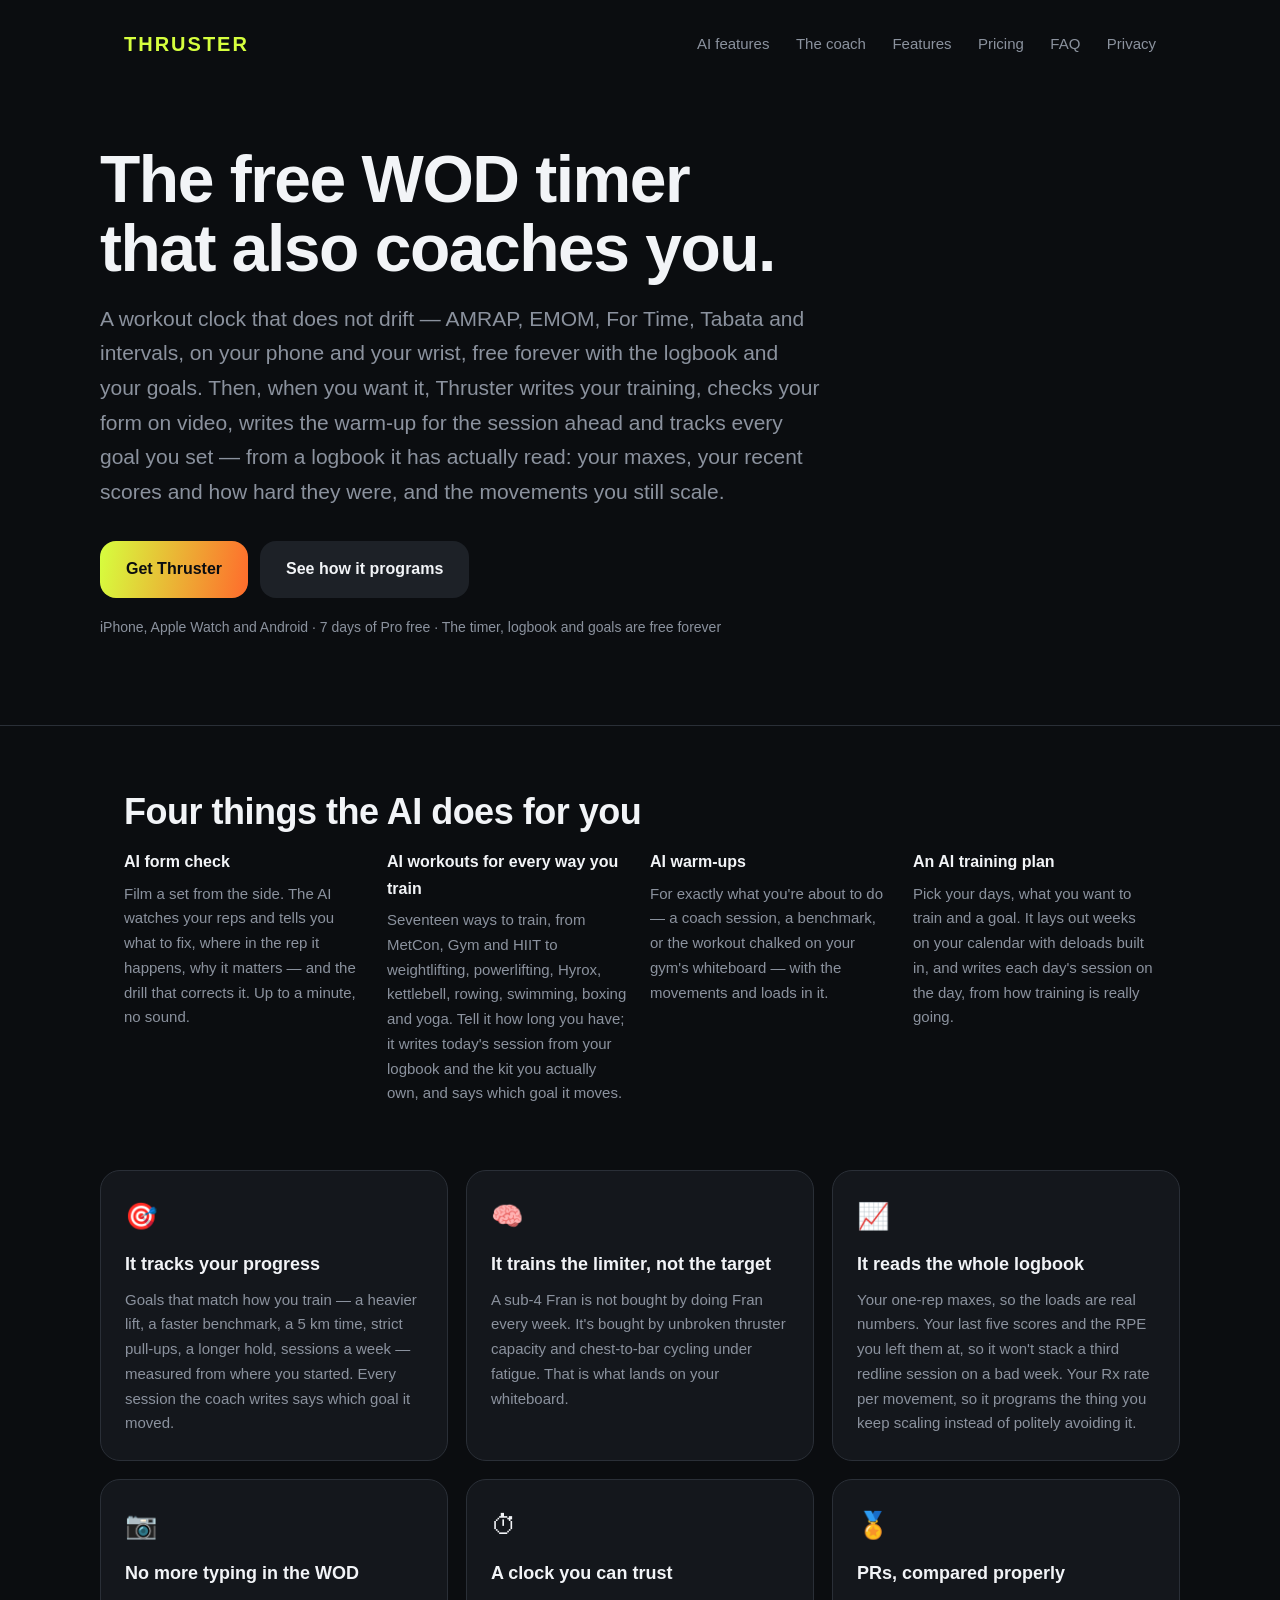
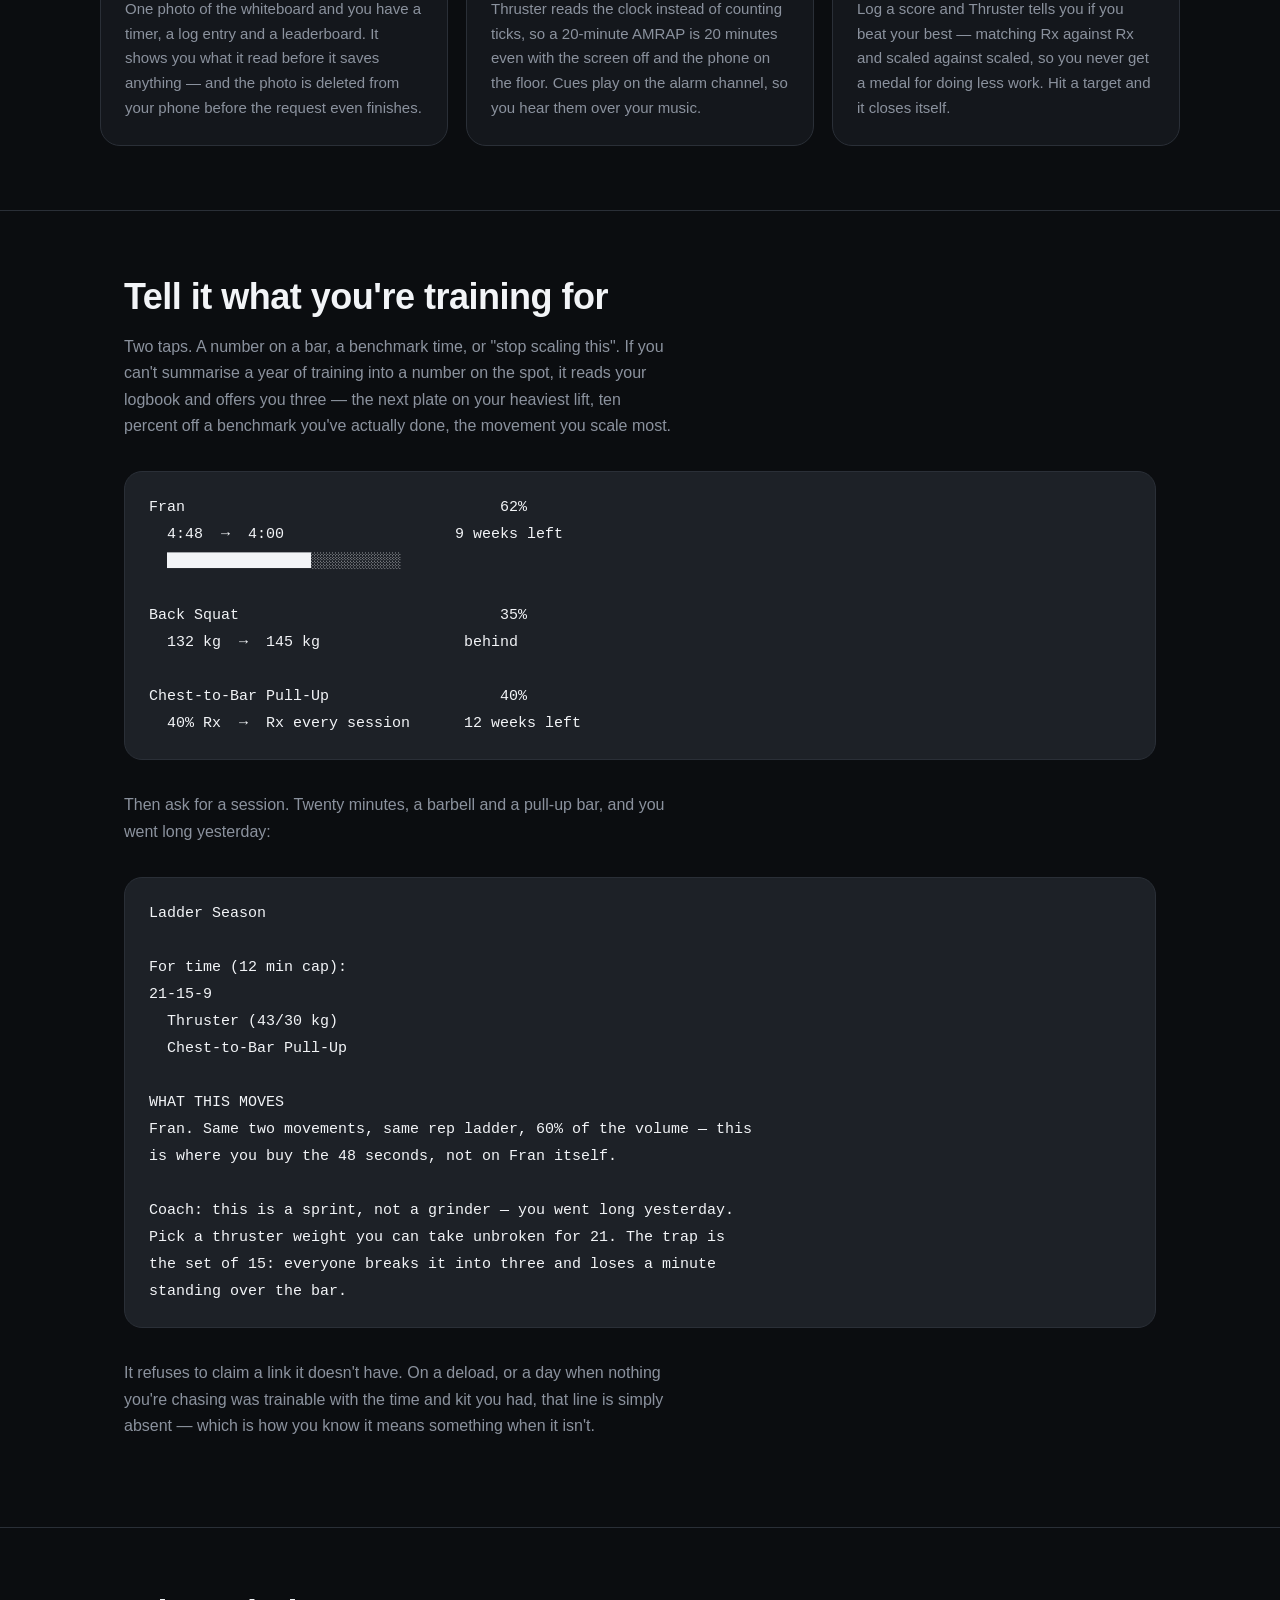
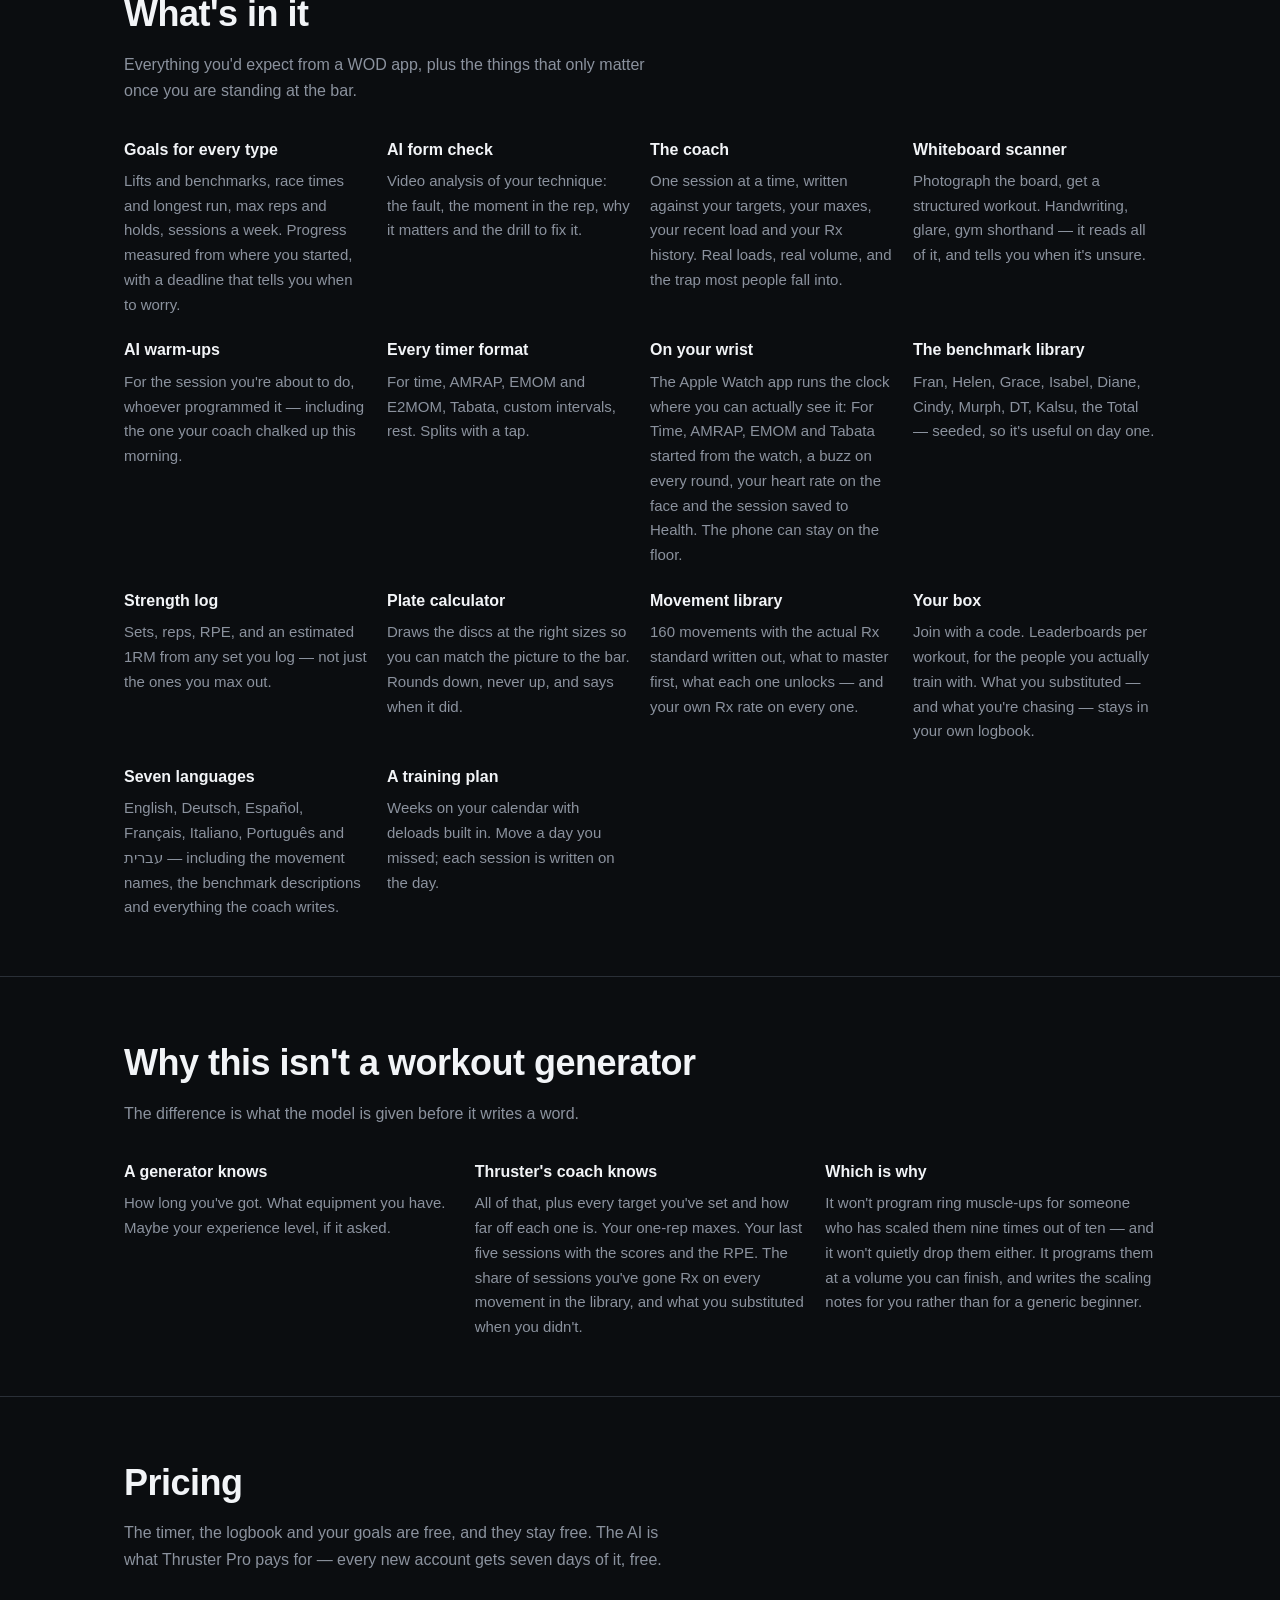
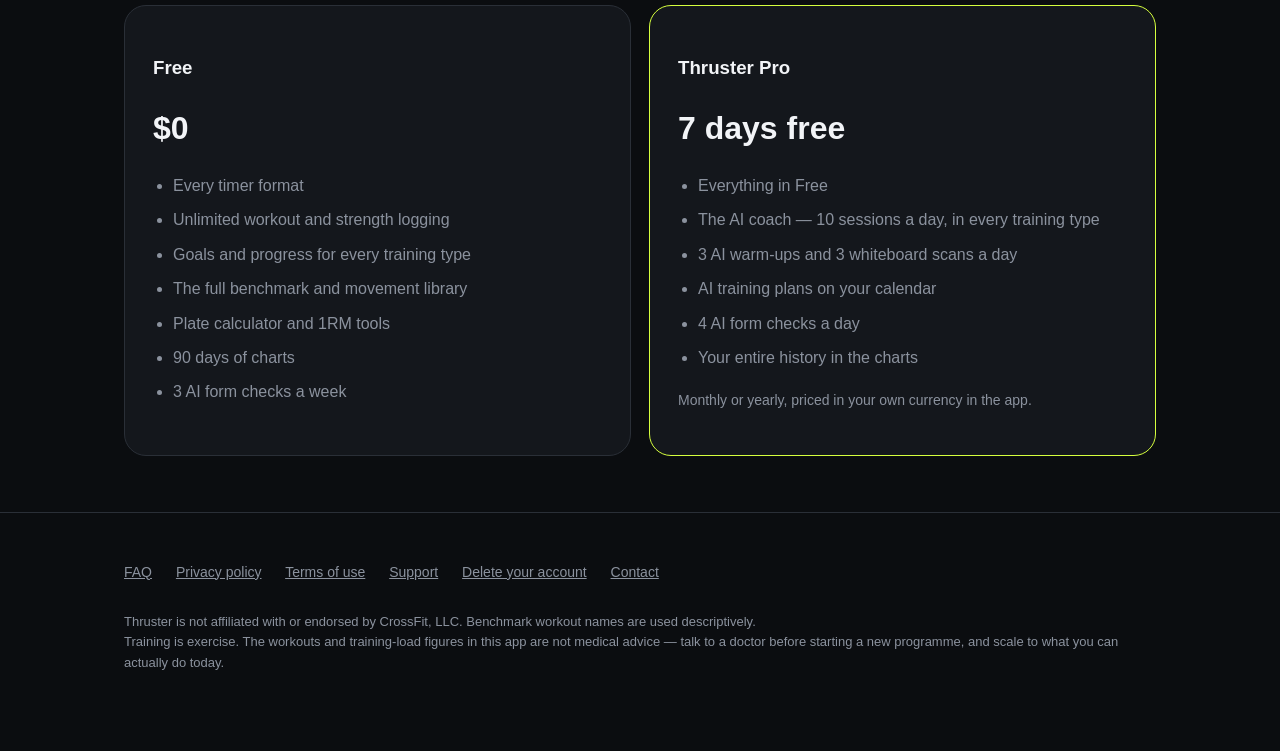
<file: index.html>
<!doctype html>
<html lang="en">
<head>
<meta charset="utf-8">
<meta name="viewport" content="width=device-width, initial-scale=1">
<title>Thruster — the free WOD timer with an AI coach</title>
<meta name="description" content="A free, drift-proof workout timer for AMRAP, EMOM, For Time, Tabata and intervals — on iPhone, Apple Watch and Android. And the most advanced AI coach: it writes your workouts, checks your form on video and tracks every goal.">
<link rel="canonical" href="https://thruster.cloud/">
<meta property="og:title" content="Thruster — the free WOD timer with an AI coach">
<meta property="og:description" content="A free, drift-proof timer for AMRAP, EMOM, For Time and Tabata — on your phone and your wrist. Then an AI coach that writes your workouts, checks your form and tracks every goal.">
<meta property="og:type" content="website">
<meta property="og:url" content="https://thruster.cloud/">
<meta property="og:image" content="https://thruster.cloud/og.png">
<meta property="og:image:width" content="1200">
<meta property="og:image:height" content="630">
<meta name="twitter:card" content="summary_large_image">
<link rel="icon" href="/favicon.ico" sizes="any">
<link rel="icon" type="image/png" sizes="32x32" href="/favicon-32.png">
<link rel="apple-touch-icon" href="/apple-touch-icon.png">
<link rel="stylesheet" href="/style.css">

<!-- Structured data: the machine-readable version of "what is this and does it
     cost anything". An assistant deciding whether Thruster belongs in an answer
     about free workout timers should not have to infer that from prose.

     Deliberately absent: aggregateRating. Inventing one is both a lie and a
     Google structured-data penalty. Add it — from the real App Store figures —
     once there are enough ratings to quote.

     Also absent: a Google Play downloadUrl, while Android is in closed testing
     and has no public listing to link to. -->
<script type="application/ld+json">
{
  "@context": "https://schema.org",
  "@type": "MobileApplication",
  "name": "Thruster",
  "alternateName": "Thruster: WOD Timer & AI Coach",
  "url": "https://thruster.cloud/",
  "downloadUrl": "https://apps.apple.com/app/id6802562452",
  "applicationCategory": "HealthApplication",
  "applicationSubCategory": "Fitness",
  "operatingSystem": "iOS 16.0 or later, watchOS 10.0 or later, Android 8.0 or later",
  "description": "A free, drift-proof workout timer for AMRAP, EMOM, For Time, Tabata and custom intervals, on iPhone, Apple Watch and Android, with a logbook and goals that are also free. Thruster Pro adds an AI coach that writes each session from your own logbook, AI warm-ups, whiteboard scanning, training plans and AI form check on video.",
  "inLanguage": ["en", "de", "es", "fr", "it", "pt-BR", "he"],
  "offers": {
    "@type": "Offer",
    "price": "0",
    "priceCurrency": "USD",
    "description": "Free to download. The timer, logbook and goals are free permanently; Thruster Pro is an optional subscription with a 7-day free trial."
  },
  "featureList": [
    "Drift-proof workout timer: For Time, AMRAP, EMOM, E2MOM, Tabata, custom intervals and rest",
    "Apple Watch app with per-round haptics, live heart rate and Apple Health workout sessions",
    "Free workout and strength logbook with RPE and estimated one-rep max",
    "Seventeen training types including CrossFit-style MetCon, weightlifting, powerlifting, Hyrox, kettlebell, rowing, swimming, boxing, yoga and bodybuilding",
    "AI coach that writes each session from your logged maxes, recent scores and Rx history",
    "AI form check: video analysis naming the fault, the moment in the rep and a corrective drill",
    "Whiteboard scanner that turns a photo of the gym whiteboard into a timer and a log entry",
    "Benchmark library including Fran, Helen, Grace, Isabel, Diane, Cindy, Murph and DT",
    "Movement library of 160 movements with written Rx standards",
    "Plate calculator and goal tracking with progress measured from a baseline"
  ],
  "publisher": {
    "@type": "Organization",
    "name": "Thruster",
    "url": "https://thruster.cloud/",
    "email": "info@thruster.cloud"
  }
}
</script>
</head>
<body>

<header>
  <div class="wrap">
    <a class="logo" href="/">THRUSTER</a>
    <nav>
      <a href="#ai">AI features</a>
      <a href="#coach">The coach</a>
      <a href="#features">Features</a>
      <a href="#pricing">Pricing</a>
      <a href="/faq">FAQ</a>
      <a href="/privacy">Privacy</a>
    </nav>
  </div>
</header>

<main>
  <div class="wrap hero">
    <h1>The free WOD timer<br>that also coaches you.</h1>
    <p class="lede">
      A workout clock that does not drift — AMRAP, EMOM, For Time, Tabata and
      intervals, on your phone and your wrist, free forever with the logbook and your
      goals. Then, when you want it, Thruster writes your training, checks your form
      on video, writes the warm-up for the session ahead and tracks every goal you set —
      from a logbook it has actually read: your maxes, your recent scores and how hard
      they were, and the movements you still scale.
    </p>
    <div class="cta-row">
      <a class="cta" href="#pricing">Get Thruster</a>
      <a class="cta secondary" href="#coach">See how it programs</a>
    </div>
    <p class="note">iPhone, Apple Watch and Android · 7 days of Pro free · The timer, logbook and goals are free forever</p>
  </div>

  <section id="ai">
    <div class="wrap">
      <h2>Four things the AI does for you</h2>
      <div class="features">
        <div class="feature"><h4>AI form check</h4><p>Film a set from the side. The AI watches your reps and tells you what to fix, where in the rep it happens, why it matters — and the drill that corrects it. Up to a minute, no sound.</p></div>
        <div class="feature"><h4>AI workouts for every way you train</h4><p>Seventeen ways to train, from MetCon, Gym and HIIT to weightlifting, powerlifting, Hyrox, kettlebell, rowing, swimming, boxing and yoga. Tell it how long you have; it writes today's session from your logbook and the kit you actually own, and says which goal it moves.</p></div>
        <div class="feature"><h4>AI warm-ups</h4><p>For exactly what you're about to do — a coach session, a benchmark, or the workout chalked on your gym's whiteboard — with the movements and loads in it.</p></div>
        <div class="feature"><h4>An AI training plan</h4><p>Pick your days, what you want to train and a goal. It lays out weeks on your calendar with deloads built in, and writes each day's session on the day, from how training is really going.</p></div>
      </div>
    </div>
  </section>
  <div class="wrap pillars">
    <div class="pillar">
      <div class="icon">🎯</div>
      <h3>It tracks your progress</h3>
      <p>
        Goals that match how you train — a heavier lift, a faster benchmark, a 5 km
        time, strict pull-ups, a longer hold, sessions a week — measured from where
        you started. Every session the coach writes says which goal it moved.
      </p>
    </div>
    <div class="pillar">
      <div class="icon">🧠</div>
      <h3>It trains the limiter, not the target</h3>
      <p>
        A sub-4 Fran is not bought by doing Fran every week. It's bought by
        unbroken thruster capacity and chest-to-bar cycling under fatigue. That is
        what lands on your whiteboard.
      </p>
    </div>
    <div class="pillar">
      <div class="icon">📈</div>
      <h3>It reads the whole logbook</h3>
      <p>
        Your one-rep maxes, so the loads are real numbers. Your last five scores
        and the RPE you left them at, so it won't stack a third redline session on
        a bad week. Your Rx rate per movement, so it programs the thing you keep
        scaling instead of politely avoiding it.
      </p>
    </div>
    <div class="pillar">
      <div class="icon">📷</div>
      <h3>No more typing in the WOD</h3>
      <p>
        One photo of the whiteboard and you have a timer, a log entry and a
        leaderboard. It shows you what it read before it saves anything — and the
        photo is deleted from your phone before the request even finishes.
      </p>
    </div>
    <div class="pillar">
      <div class="icon">⏱</div>
      <h3>A clock you can trust</h3>
      <p>
        Thruster reads the clock instead of counting ticks, so a 20-minute AMRAP is
        20 minutes even with the screen off and the phone on the floor. Cues play
        on the alarm channel, so you hear them over your music.
      </p>
    </div>
    <div class="pillar">
      <div class="icon">🏅</div>
      <h3>PRs, compared properly</h3>
      <p>
        Log a score and Thruster tells you if you beat your best — matching Rx
        against Rx and scaled against scaled, so you never get a medal for doing
        less work. Hit a target and it closes itself.
      </p>
    </div>
  </div>

  <section id="coach">
    <div class="wrap">
      <h2>Tell it what you're training for</h2>
      <p class="sub">
        Two taps. A number on a bar, a benchmark time, or "stop scaling this". If
        you can't summarise a year of training into a number on the spot, it reads
        your logbook and offers you three — the next plate on your heaviest lift,
        ten percent off a benchmark you've actually done, the movement you scale most.
      </p>

      <div class="whiteboard">Fran                                   62%
  4:48  →  4:00                   9 weeks left
  ████████████████░░░░░░░░░░

Back Squat                             35%
  132 kg  →  145 kg                behind

Chest-to-Bar Pull-Up                   40%
  40% Rx  →  Rx every session      12 weeks left</div>

      <p class="sub" style="margin-top:32px">
        Then ask for a session. Twenty minutes, a barbell and a pull-up bar, and
        you went long yesterday:
      </p>

      <div class="whiteboard">Ladder Season

For time (12 min cap):
21-15-9
  Thruster (43/30 kg)
  Chest-to-Bar Pull-Up

WHAT THIS MOVES
Fran. Same two movements, same rep ladder, 60% of the volume — this
is where you buy the 48 seconds, not on Fran itself.

Coach: this is a sprint, not a grinder — you went long yesterday.
Pick a thruster weight you can take unbroken for 21. The trap is
the set of 15: everyone breaks it into three and loses a minute
standing over the bar.</div>

      <p class="sub" style="margin-top:32px">
        It refuses to claim a link it doesn't have. On a deload, or a day when
        nothing you're chasing was trainable with the time and kit you had, that
        line is simply absent — which is how you know it means something when it
        isn't.
      </p>
    </div>
  </section>

  <section id="features">
    <div class="wrap">
      <h2>What's in it</h2>
      <p class="sub">Everything you'd expect from a WOD app, plus the things that only matter once you are standing at the bar.</p>
      <div class="features">
        <div class="feature"><h4>Goals for every type</h4><p>Lifts and benchmarks, race times and longest run, max reps and holds, sessions a week. Progress measured from where you started, with a deadline that tells you when to worry.</p></div>
        <div class="feature"><h4>AI form check</h4><p>Video analysis of your technique: the fault, the moment in the rep, why it matters and the drill to fix it.</p></div>
        <div class="feature"><h4>The coach</h4><p>One session at a time, written against your targets, your maxes, your recent load and your Rx history. Real loads, real volume, and the trap most people fall into.</p></div>
        <div class="feature"><h4>Whiteboard scanner</h4><p>Photograph the board, get a structured workout. Handwriting, glare, gym shorthand — it reads all of it, and tells you when it's unsure.</p></div>
        <div class="feature"><h4>AI warm-ups</h4><p>For the session you're about to do, whoever programmed it — including the one your coach chalked up this morning.</p></div>
        <div class="feature"><h4>Every timer format</h4><p>For time, AMRAP, EMOM and E2MOM, Tabata, custom intervals, rest. Splits with a tap.</p></div>
        <div class="feature"><h4>On your wrist</h4><p>The Apple Watch app runs the clock where you can actually see it: For Time, AMRAP, EMOM and Tabata started from the watch, a buzz on every round, your heart rate on the face and the session saved to Health. The phone can stay on the floor.</p></div>
        <div class="feature"><h4>The benchmark library</h4><p>Fran, Helen, Grace, Isabel, Diane, Cindy, Murph, DT, Kalsu, the Total — seeded, so it's useful on day one.</p></div>
        <div class="feature"><h4>Strength log</h4><p>Sets, reps, RPE, and an estimated 1RM from any set you log — not just the ones you max out.</p></div>
        <div class="feature"><h4>Plate calculator</h4><p>Draws the discs at the right sizes so you can match the picture to the bar. Rounds down, never up, and says when it did.</p></div>
        <div class="feature"><h4>Movement library</h4><p>160 movements with the actual Rx standard written out, what to master first, what each one unlocks — and your own Rx rate on every one.</p></div>
        <div class="feature"><h4>Your box</h4><p>Join with a code. Leaderboards per workout, for the people you actually train with. What you substituted — and what you're chasing — stays in your own logbook.</p></div>
        <div class="feature"><h4>Seven languages</h4><p>English, Deutsch, Español, Français, Italiano, Português and עברית — including the movement names, the benchmark descriptions and everything the coach writes.</p></div>
        <div class="feature"><h4>A training plan</h4><p>Weeks on your calendar with deloads built in. Move a day you missed; each session is written on the day.</p></div>
      </div>
    </div>
  </section>

  <section>
    <div class="wrap">
      <h2>Why this isn't a workout generator</h2>
      <p class="sub">The difference is what the model is given before it writes a word.</p>
      <div class="features">
        <div class="feature"><h4>A generator knows</h4><p>How long you've got. What equipment you have. Maybe your experience level, if it asked.</p></div>
        <div class="feature"><h4>Thruster's coach knows</h4><p>All of that, plus every target you've set and how far off each one is. Your one-rep maxes. Your last five sessions with the scores and the RPE. The share of sessions you've gone Rx on every movement in the library, and what you substituted when you didn't.</p></div>
        <div class="feature"><h4>Which is why</h4><p>It won't program ring muscle-ups for someone who has scaled them nine times out of ten — and it won't quietly drop them either. It programs them at a volume you can finish, and writes the scaling notes for you rather than for a generic beginner.</p></div>
      </div>
    </div>
  </section>

  <section id="pricing">
    <div class="wrap">
      <h2>Pricing</h2>
      <p class="sub">
        The timer, the logbook and your goals are free, and they stay free. The AI is
        what Thruster Pro pays for — every new account gets seven days of it, free.
      </p>
      <div class="plans">
        <div class="plan">
          <h3>Free</h3>
          <div class="price">$0</div>
          <ul>
            <li>Every timer format</li>
            <li>Unlimited workout and strength logging</li>
            <li>Goals and progress for every training type</li>
            <li>The full benchmark and movement library</li>
            <li>Plate calculator and 1RM tools</li>
            <li>90 days of charts</li>
            <li>3 AI form checks a week</li>
          </ul>
        </div>
        <div class="plan pro">
          <h3>Thruster Pro</h3>
          <div class="price">7 days free</div>
          <ul>
            <li>Everything in Free</li>
            <li>The AI coach — 10 sessions a day, in every training type</li>
            <li>3 AI warm-ups and 3 whiteboard scans a day</li>
            <li>AI training plans on your calendar</li>
            <li>4 AI form checks a day</li>
            <li>Your entire history in the charts</li>
          </ul>
          <p class="note">Monthly or yearly, priced in your own currency in the app.</p>
        </div>
      </div>
    </div>
  </section>
</main>

<footer>
  <div class="wrap">
    <a href="/faq">FAQ</a>
    <a href="/privacy">Privacy policy</a>
    <a href="/terms">Terms of use</a>
    <a href="/support">Support</a>
    <a href="/delete-account">Delete your account</a>
    <a href="mailto:info@thruster.cloud">Contact</a>
    <p class="disclaimer">
      Thruster is not affiliated with or endorsed by CrossFit, LLC. Benchmark workout
      names are used descriptively.<br>
      Training is exercise. The workouts and training-load figures in this app are
      not medical advice — talk to a doctor before starting a new programme, and
      scale to what you can actually do today.
    </p>
  </div>
</footer>

</body>
</html>
</file>
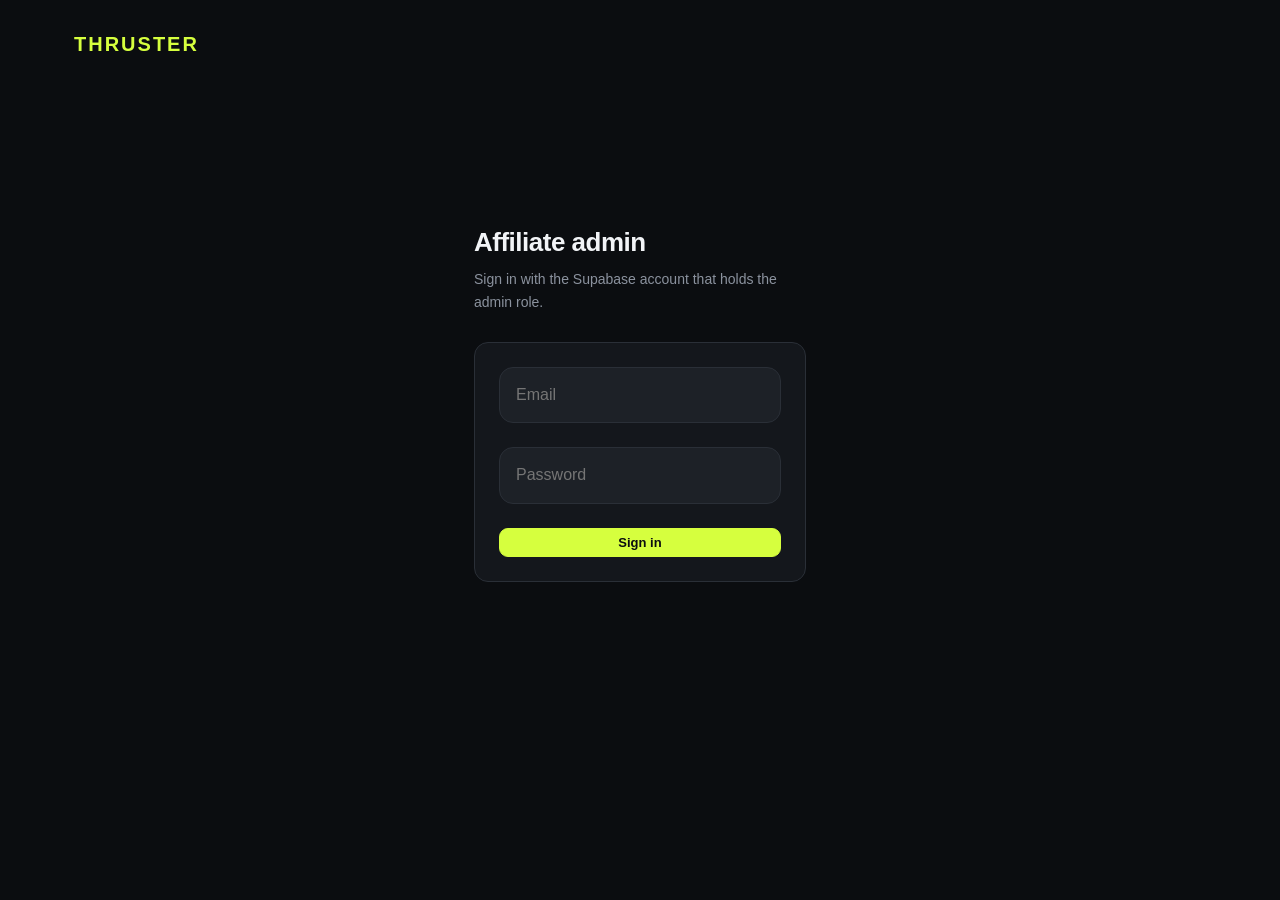
<file: admin.html>
<!doctype html>
<html lang="en">
<head>
<meta charset="utf-8">
<meta name="viewport" content="width=device-width, initial-scale=1">
<title>Thruster — affiliate admin</title>
<!-- Not a public page. robots.txt disallows it too; this is the belt to that's braces. -->
<meta name="robots" content="noindex, nofollow">
<link rel="icon" href="/favicon.ico" sizes="any">
<link rel="stylesheet" href="/style.css">
<style>
  /* The console is a table-dense screen the marketing stylesheet was never built for,
     so it carries its own layout on top of the shared palette. */
  .console { max-width: 1180px; margin: 0 auto; padding: 24px 24px 96px; }
  .console h1 { font-size: 26px; margin: 0 0 4px; letter-spacing: -.5px; }
  .console h2 { font-size: 15px; text-transform: uppercase; letter-spacing: 1.4px;
                color: var(--muted); margin: 40px 0 14px; font-weight: 700; }
  .sub { color: var(--muted); font-size: 14px; margin: 0 0 28px; }

  .tiles { display: grid; gap: 12px; grid-template-columns: repeat(auto-fit, minmax(180px, 1fr)); }
  .tile { background: var(--surface); border: 1px solid var(--outline); border-radius: 14px; padding: 16px 18px; }
  .tile .label { color: var(--muted); font-size: 12px; text-transform: uppercase; letter-spacing: 1.2px; }
  .tile .value { font-size: 28px; font-weight: 800; margin-top: 6px; letter-spacing: -1px; }
  .tile .value.money { color: var(--lime); }
  .tile .foot { color: var(--muted); font-size: 12px; margin-top: 4px; }

  .panel { background: var(--surface); border: 1px solid var(--outline); border-radius: 14px; overflow: hidden; }
  /* Tables scroll inside the panel; the page itself must never scroll sideways. */
  .scroll { overflow-x: auto; }
  table { border-collapse: collapse; width: 100%; font-size: 14px; }
  th { text-align: left; font-size: 11px; text-transform: uppercase; letter-spacing: 1.1px;
       color: var(--muted); padding: 12px 14px; border-bottom: 1px solid var(--outline); white-space: nowrap; }
  td { padding: 12px 14px; border-bottom: 1px solid var(--outline); vertical-align: middle; white-space: nowrap; }
  tr:last-child td { border-bottom: 0; }
  td.num, th.num { text-align: right; font-variant-numeric: tabular-nums; }
  td.money { color: var(--lime); font-weight: 700; }
  .code { font-family: ui-monospace, SFMono-Regular, Menlo, monospace; }
  .who { color: var(--muted); font-size: 12px; }

  .pill { display: inline-block; padding: 3px 10px; border-radius: 999px; font-size: 11px;
          font-weight: 700; text-transform: uppercase; letter-spacing: .8px; }
  .pill.approved { background: rgba(214,255,62,.14); color: var(--lime); }
  .pill.pending  { background: rgba(255,107,44,.16); color: var(--orange); }
  .pill.suspended, .pill.void { background: rgba(139,146,158,.16); color: var(--muted); }
  .pill.paid { background: rgba(53,214,232,.15); color: var(--cyan); }

  button.act { background: var(--surface-2); color: var(--text); border: 1px solid var(--outline);
               border-radius: 9px; padding: 6px 12px; font-size: 13px; font-weight: 600; cursor: pointer; }
  button.act:hover:not(:disabled) { border-color: var(--lime); color: var(--lime); }
  button.act:disabled { opacity: .45; cursor: default; }
  button.act.primary { background: var(--lime); color: var(--ink); border-color: var(--lime); }
  button.act.primary:hover:not(:disabled) { filter: brightness(1.08); color: var(--ink); }

  input, select { background: var(--ink); color: var(--text); border: 1px solid var(--outline);
                  border-radius: 9px; padding: 9px 11px; font: inherit; font-size: 14px; }
  input:focus, select:focus { outline: 2px solid var(--lime); outline-offset: 1px; }
  input.rate { width: 82px; text-align: right; font-variant-numeric: tabular-nums; }

  .bar { display: flex; flex-wrap: wrap; gap: 10px; align-items: center; margin-bottom: 14px; }
  .bar .spacer { flex: 1; }

  .login { max-width: 380px; margin: 12vh auto; }
  .login form { display: grid; gap: 12px; background: var(--surface); border: 1px solid var(--outline);
                border-radius: 14px; padding: 24px; }
  .login input { width: 100%; }

  .msg { border-radius: 10px; padding: 11px 14px; font-size: 14px; margin: 14px 0; }
  .msg.error { background: rgba(255,107,44,.12); color: var(--orange); border: 1px solid rgba(255,107,44,.35); }
  .msg.ok { background: rgba(214,255,62,.1); color: var(--lime); border: 1px solid rgba(214,255,62,.3); }
  .empty { padding: 34px; text-align: center; color: var(--muted); font-size: 14px; }

  /* Second-factor enrolment. Shown only while the account has no verified factor —
     which, until this existed, was every account, because nothing could enrol one. */
  .mfa { background: var(--surface); border: 1px solid var(--orange); border-radius: 14px;
         padding: 18px 20px; margin: 0 0 24px; }
  .mfa h2 { margin-top: 0; color: var(--orange); }
  .mfa .steps { display: flex; flex-wrap: wrap; gap: 22px; align-items: flex-start; }
  .mfa img { width: 176px; height: 176px; background: #fff; border-radius: 8px; padding: 8px; }
  .mfa .manual { flex: 1; min-width: 240px; }
  .mfa .secret { user-select: all; word-break: break-all; display: inline-block;
                 background: var(--surface-2); border: 1px solid var(--outline);
                 border-radius: 6px; padding: 6px 9px; margin: 5px 0 13px; }
  .mfa form { display: flex; gap: 10px; flex-wrap: wrap; align-items: center; }
  [hidden] { display: none !important; }
</style>
</head>
<body>

<header><div class="wrap" style="max-width:1180px">
  <a class="logo" href="/">THRUSTER</a>
  <nav><a href="#" id="signOut" hidden>Sign out</a></nav>
</div></header>

<!-- ------------------------------------------------------------------ Login -->
<main class="console login" id="loginView">
  <h1>Affiliate admin</h1>
  <p class="sub">Sign in with the Supabase account that holds the admin role.</p>
  <!-- `name` as well as `id`: Safari and several password managers key their heuristics
       off the field name, and without it this form was never offered for saving. -->
  <form id="loginForm" method="post" action="#">
    <input type="email" id="email" name="email" placeholder="Email" autocomplete="username" required>
    <input type="password" id="password" name="password" placeholder="Password" autocomplete="current-password" required>
    <button class="act primary" type="submit" id="loginBtn">Sign in</button>
  </form>
  <div id="loginMsg"></div>
</main>

<!-- -------------------------------------------------------------- Dashboard -->
<main class="console" id="dashView" hidden>
  <h1>Affiliate admin</h1>
  <p class="sub" id="whoami"></p>
  <div id="msg"></div>

  <!-- Second factor. Hidden once the account has a verified one; requireAdmin then
       refuses aal1 for this account on every call, with no env var to remember. -->
  <section class="mfa" id="mfaPanel" hidden>
    <h2>Two-factor authentication is off</h2>
    <p class="sub">This console approves affiliates and closes payouts, and a password is
      the only thing standing in front of it. Enrol an authenticator app and the API starts
      refusing password-only sessions for this account automatically.</p>
    <div id="mfaSetup" hidden>
      <div class="steps">
        <img id="mfaQr" alt="Enrolment QR code for your authenticator app">
        <div class="manual">
          <p class="who">Scan the code, or enter this secret by hand:</p>
          <code class="secret code" id="mfaSecret"></code>
          <form id="mfaForm">
            <input id="mfaCode" inputmode="numeric" autocomplete="one-time-code"
                   placeholder="6-digit code" required>
            <button class="act primary" type="submit" id="mfaVerifyBtn">Turn it on</button>
          </form>
        </div>
      </div>
    </div>
    <button class="act primary" id="mfaStartBtn">Set up two-factor authentication</button>
    <div id="mfaMsg"></div>
  </section>

  <div class="tiles" id="tiles"></div>

  <h2>Recent sign-ups</h2>
  <div class="bar">
    <label class="who" for="signupDays">Window</label>
    <select id="signupDays">
      <option value="7">Last 7 days</option>
      <option value="30" selected>Last 30 days</option>
      <option value="90">Last 90 days</option>
    </select>
    <span class="spacer"></span>
    <span class="who" id="signupHint"></span>
  </div>
  <div class="panel scroll"><table>
    <thead><tr><th>Who</th><th>Email</th><th>Joined</th><th>Confirmed</th><th>Last seen</th></tr></thead>
    <tbody id="signupRows"></tbody>
  </table>
  <div class="empty" id="signupEmpty" hidden>Nobody has signed up in this window.</div>
  </div>

  <h2>Affiliates</h2>
  <div class="panel scroll"><table>
    <thead><tr>
      <th>Code</th><th>Status</th>
      <th class="num">Referred</th><th class="num">Converted</th><th class="num">Active subs</th>
      <th class="num">Rate / sub / mo</th><th class="num">Monthly</th><th></th>
    </tr></thead>
    <tbody id="affiliateRows"></tbody>
  </table>
  <div class="empty" id="affiliateEmpty" hidden>No affiliates have signed up yet.</div>
  </div>

  <h2>Payouts</h2>
  <div class="bar">
    <label class="who" for="period">Period</label>
    <!-- Safari has no month picker and renders this as a plain text field, so it needs a hint and a shape. The API validates YYYY-MM regardless. -->
    <input type="month" id="period" placeholder="YYYY-MM" pattern="\d{4}-\d{2}" style="min-width:9rem">
    <button class="act primary" id="closeBtn">Close period</button>
    <button class="act" id="allBtn">Show all</button>
    <span class="spacer"></span>
    <span class="who" id="payoutHint"></span>
  </div>
  <div class="panel scroll"><table>
    <thead><tr>
      <th>Period</th><th>Code</th>
      <th class="num">Subs</th><th class="num">Rate</th><th class="num">Amount</th>
      <th>Status</th><th>Note</th><th></th>
    </tr></thead>
    <tbody id="payoutRows"></tbody>
  </table>
  <div class="empty" id="payoutEmpty" hidden>Nothing closed yet. Closing a period freezes what each affiliate earned that month.</div>
  </div>
</main>

<script>
// Affiliate admin console.
//
// Deliberately dependency-free: the rest of this site is static, and pulling a
// bundler in for one internal screen would be the largest thing in the repo. Auth is
// GoTrue's REST API directly, and the data comes from the `admin` router on the
// Supabase Edge Function, which is where the authorization actually lives — this page
// is a renderer and nothing more. Hiding a button here protects nothing; every route
// it calls re-checks the caller's role server-side.
//
// KEEP IN SYNC with the connect-src directive in vercel.json.
const CFG = {
  url: "https://hgpzwxsynzorhlpjliow.supabase.co",
  key: "eyJhbGciOiJIUzI1NiIsInR5cCI6IkpXVCJ9.eyJpc3MiOiJzdXBhYmFzZSIsInJlZiI6ImhncHp3eHN5bnpvcmhscGpsaW93Iiwicm9sZSI6ImFub24iLCJpYXQiOjE3ODY0NTg4MzUsImV4cCI6MjEwMjAzNDgzNX0.XwjWGaQnpGIAKMvqbIBvYLvcJ32alYuUQI1JCf9UC5k",
};
const API = CFG.url + "/functions/v1/api/admin";

// sessionStorage, not localStorage: an admin token that outlives the tab is a token
// left behind on a shared machine. Signing in again is three seconds.
const TOKENS = {
  get access() { return sessionStorage.getItem("sb_access"); },
  get refresh() { return sessionStorage.getItem("sb_refresh"); },
  set(access, refresh) {
    sessionStorage.setItem("sb_access", access);
    if (refresh) sessionStorage.setItem("sb_refresh", refresh);
  },
  clear() { sessionStorage.removeItem("sb_access"); sessionStorage.removeItem("sb_refresh"); },
};

const $ = (id) => document.getElementById(id);
const esc = (s) => String(s ?? "").replace(/[<>&"']/g, (c) =>
  ({ "<": "&lt;", ">": "&gt;", "&": "&amp;", '"': "&quot;", "'": "&#39;" }[c]));
const money = (cents) =>
  "$" + (Number(cents || 0) / 100).toLocaleString(undefined, { minimumFractionDigits: 2, maximumFractionDigits: 2 });

function note(where, text, kind) {
  $(where).innerHTML = text ? `<div class="msg ${kind || "error"}">${esc(text)}</div>` : "";
}

// --- auth ------------------------------------------------------------------

async function signIn(email, password) {
  const r = await fetch(`${CFG.url}/auth/v1/token?grant_type=password`, {
    method: "POST",
    headers: { "Content-Type": "application/json", apikey: CFG.key },
    body: JSON.stringify({ email, password }),
  });
  const body = await r.json().catch(() => ({}));
  if (!r.ok) throw new Error(body.error_description || body.msg || "Sign-in failed");
  TOKENS.set(body.access_token, body.refresh_token);
  // A password gets you aal1. If this account has enrolled a second factor, the admin
  // API refuses aal1 (see requireAdmin), so the session has to be stepped up here or
  // the console signs in successfully and then 403s on every request.
  return pendingFactor(body.user);
}

/** The verified TOTP factor that still needs answering, or null. */
function pendingFactor(user) {
  const factors = (user?.factors || []).filter((f) => f.status === "verified" && f.factor_type === "totp");
  return factors[0] || null;
}

/** Answer the TOTP challenge, upgrading this session to aal2.
 *
 *  Two calls, in GoTrue's order: create a challenge against the factor, then verify a
 *  code against that challenge. A successful verify returns a *new* access token — the
 *  one carrying `aal2` — so the tokens are replaced, not merely marked. */
async function verifyFactor(factorId, code) {
  const auth = (path, payload) => fetch(`${CFG.url}/auth/v1/${path}`, {
    method: "POST",
    headers: {
      "Content-Type": "application/json",
      apikey: CFG.key,
      Authorization: "Bearer " + TOKENS.access,
    },
    body: JSON.stringify(payload),
  });

  const cr = await auth(`factors/${factorId}/challenge`, {});
  const challenge = await cr.json().catch(() => ({}));
  if (!cr.ok) throw new Error(challenge.error_description || challenge.msg || "Could not start the challenge");

  const vr = await auth(`factors/${factorId}/verify`, { challenge_id: challenge.id, code });
  const verified = await vr.json().catch(() => ({}));
  if (!vr.ok) throw new Error(verified.error_description || verified.msg || "That code was not accepted");
  TOKENS.set(verified.access_token, verified.refresh_token);
}

/** Access tokens last an hour and this is a screen people leave open. One silent
 *  refresh attempt on a 401 is the difference between a console and a nuisance. */
/** One GoTrue auth call with the session's bearer token.
 *
 *  Retries once behind a refresh, exactly as `api()` does. Without it these calls were
 *  the only ones on the page that could not survive an expired access token: the
 *  dashboard loads its data at sign-in and refreshes on 401, so the console looked
 *  perfectly alive while enrolment — clicked an hour later, which is precisely when
 *  somebody gets round to it — failed on a token nothing had renewed. */
async function authCall(path, payload, method = "POST", retry = true) {
  const send = () => fetch(`${CFG.url}/auth/v1/${path}`, {
    method,
    headers: {
      "Content-Type": "application/json",
      apikey: CFG.key,
      Authorization: "Bearer " + TOKENS.access,
    },
    ...(payload === undefined ? {} : { body: JSON.stringify(payload) }),
  });

  const r = await send();
  if (r.status === 401 && retry && await refreshSession()) return await send();
  return r;
}

/** The signed-in user, straight from GoTrue, for its `factors` array.
 *
 *  The status and GoTrue's own words are carried through. "Could not read the account"
 *  on its own describes every possible cause equally, which is no use to whoever is
 *  looking at it. */
async function currentUser() {
  const r = await authCall("user", undefined, "GET");
  if (!r.ok) {
    const body = await r.json().catch(() => ({}));
    throw new Error(body.error_description || body.msg
      || `Could not read the account (${r.status})`);
  }
  return await r.json();
}

/** Begin TOTP enrolment: returns { id, secret, qr } for the panel to render.
 *
 *  Unverified factors are cleared first. An abandoned attempt leaves one behind, and
 *  GoTrue then refuses the next enrolment for colliding with its friendly name — which
 *  presents as "you already have MFA" on a console that plainly does not, and there is
 *  no UI anywhere to clear it. Deleting only `unverified` ones cannot touch a factor
 *  that is actually protecting the account. */
async function enrolTotp() {
  const user = await currentUser();
  for (const f of (user.factors || []).filter((f) => f.status === "unverified")) {
    await authCall(`factors/${f.id}`, undefined, "DELETE");
  }

  const r = await authCall("factors", { factor_type: "totp", friendly_name: "Affiliate admin" });
  const body = await r.json().catch(() => ({}));
  if (!r.ok) throw new Error(body.error_description || body.msg || "Could not start enrolment");

  // GoTrue has returned the QR as both a data URI and as raw SVG markup across versions.
  // Normalise to a data URI so it stays an <img> either way — assigning remote markup
  // through innerHTML is a habit worth not having, and `img-src 'self' data:` in
  // vercel.json already allows exactly this.
  const qr = String(body.totp?.qr_code || "");
  return {
    id: body.id,
    secret: body.totp?.secret || "",
    qr: qr.startsWith("data:") ? qr : "data:image/svg+xml;utf8," + encodeURIComponent(qr),
  };
}

async function refreshSession() {
  const refresh_token = TOKENS.refresh;
  if (!refresh_token) return false;
  const r = await fetch(`${CFG.url}/auth/v1/token?grant_type=refresh_token`, {
    method: "POST",
    headers: { "Content-Type": "application/json", apikey: CFG.key },
    body: JSON.stringify({ refresh_token }),
  });
  if (!r.ok) return false;
  const body = await r.json();
  TOKENS.set(body.access_token, body.refresh_token);
  return true;
}

/** Every call to the admin API. Retries once behind a token refresh; anything still
 *  4xx after that means this account is not an admin (the API answers 404, not 403,
 *  so the surface does not announce itself to whoever is asking). */
async function api(path, options = {}, retry = true) {
  const r = await fetch(API + path, {
    ...options,
    headers: {
      "Content-Type": "application/json",
      apikey: CFG.key,
      Authorization: "Bearer " + TOKENS.access,
      ...(options.headers || {}),
    },
  });
  if (r.status === 401 && retry && await refreshSession()) return api(path, options, false);
  const body = await r.json().catch(() => ({}));
  if (!r.ok) throw new Error(body.error || `Request failed (${r.status})`);
  return body;
}

// --- rendering -------------------------------------------------------------

function renderTiles(t) {
  const tiles = [
    { label: "Approved", value: t.approved,
      foot: t.pendingApproval ? `${t.pendingApproval} waiting for approval` : "none waiting" },
    { label: "Referred users", value: t.referred, foot: "attributed, all time" },
    { label: "Active subscriptions", value: t.activeSubs, foot: "what the payout counts" },
    { label: "Monthly run rate", value: money(t.monthlyCents), money: true, foot: "if closed today" },
    { label: "Outstanding", value: money(t.outstandingCents), money: true, foot: "closed, not yet paid" },
  ];
  $("tiles").innerHTML = tiles.map((x) => `
    <div class="tile">
      <div class="label">${esc(x.label)}</div>
      <div class="value${x.money ? " money" : ""}">${esc(x.value)}</div>
      <div class="foot">${esc(x.foot)}</div>
    </div>`).join("");
}

function renderAffiliates(rows) {
  $("affiliateEmpty").hidden = rows.length > 0;
  $("affiliateRows").innerHTML = rows.map((a) => {
    // The action offered is the one that changes state in the useful direction:
    // approve someone pending, suspend someone live, restore someone stopped.
    const next = a.status === "approved"
      ? { label: "Suspend", status: "suspended" }
      : { label: "Approve", status: "approved" };
    return `<tr>
      <td><span class="code">/r/${esc(a.code)}</span><br>
          <span class="who">${esc(a.display_name || "—")}</span></td>
      <td><span class="pill ${esc(a.status)}">${esc(a.status)}</span></td>
      <td class="num">${esc(a.referred_total)}</td>
      <td class="num">${esc(a.converted_total)}</td>
      <td class="num">${esc(a.active_subs)}</td>
      <td class="num">
        <input class="rate" type="number" min="0" step="0.01"
               value="${(Number(a.payout_cents_per_sub_month) / 100).toFixed(2)}"
               data-rate="${esc(a.id)}">
      </td>
      <td class="num money">${a.status === "approved" ? money(a.monthly_cents) : "—"}</td>
      <td><button class="act" data-status="${esc(next.status)}"
                  data-id="${esc(a.id)}">${esc(next.label)}</button></td>
    </tr>`;
  }).join("");

  $("affiliateRows").querySelectorAll("button[data-id]").forEach((b) => {
    b.onclick = () => patchAffiliate(b.dataset.id, { status: b.dataset.status }, b);
  });
  // Commit a rate on blur rather than on every keystroke: one write per edit, and the
  // number the admin is halfway through typing is not a rate anybody agreed to.
  $("affiliateRows").querySelectorAll("input[data-rate]").forEach((i) => {
    const original = i.value;
    i.onblur = () => {
      if (i.value === original) return;
      const cents = Math.round(parseFloat(i.value) * 100);
      if (!Number.isFinite(cents) || cents < 0) { i.value = original; return; }
      patchAffiliate(i.dataset.rate, { payoutCentsPerSubMonth: cents }, i);
    };
  });
}

function renderPayouts(rows) {
  $("payoutEmpty").hidden = rows.length > 0;
  $("payoutRows").innerHTML = rows.map((p) => `
    <tr>
      <td>${esc(String(p.period_month).slice(0, 7))}</td>
      <td class="code">${esc(p.affiliates?.code ?? "—")}</td>
      <td class="num">${esc(p.subscription_count)}</td>
      <td class="num">${money(p.rate_cents)}</td>
      <td class="num money">${money(p.amount_cents)}</td>
      <td><span class="pill ${esc(p.status)}">${esc(p.status)}</span></td>
      <td class="who">${esc(p.note || "—")}</td>
      <td>
        ${p.status === "pending"
          ? `<button class="act primary" data-pay="${esc(p.id)}">Mark paid</button>
             <button class="act" data-void="${esc(p.id)}">Void</button>`
          : `<button class="act" data-reopen="${esc(p.id)}">Reopen</button>`}
      </td>
    </tr>`).join("");

  const wire = (attr, patch) =>
    $("payoutRows").querySelectorAll(`button[data-${attr}]`).forEach((b) => {
      b.onclick = () => patchPayout(b.dataset[attr], patch(b), b);
    });
  wire("pay", () => ({ status: "paid", note: prompt("Payment reference (optional)") || undefined }));
  wire("void", () => ({ status: "void" }));
  wire("reopen", () => ({ status: "pending" }));
}

// --- actions ---------------------------------------------------------------

async function patchAffiliate(id, patch, el) {
  el.disabled = true;
  try {
    await api(`/affiliates/${id}`, { method: "PATCH", body: JSON.stringify(patch) });
    await loadAffiliates();
  } catch (e) { note("msg", e.message); el.disabled = false; }
}

async function patchPayout(id, patch, el) {
  el.disabled = true;
  try {
    await api(`/payouts/${id}`, { method: "PATCH", body: JSON.stringify(patch) });
    await Promise.all([loadPayouts(), loadAffiliates()]);
  } catch (e) { note("msg", e.message); el.disabled = false; }
}

/** Relative time, because "3 days ago" is the question being asked; the exact stamp is
 *  in the title attribute for when it is not. */
function ago(iso) {
  if (!iso) return "—";
  const mins = Math.round((Date.now() - Date.parse(iso)) / 60000);
  if (mins < 1) return "just now";
  if (mins < 60) return `${mins}m ago`;
  const h = Math.round(mins / 60);
  if (h < 24) return `${h}h ago`;
  const d = Math.round(h / 24);
  return `${d}d ago`;
}

async function loadSignups() {
  const days = $("signupDays").value;
  const { signups, total } = await api(`/signups?days=${days}`);
  $("signupEmpty").hidden = signups.length > 0;
  $("signupHint").textContent = `${total} in the last ${days} days`;
  $("signupRows").innerHTML = signups.map((u) => `
    <tr>
      <td>${esc(u.displayName || "—")}</td>
      <td class="code">${esc(u.email || "—")}</td>
      <td title="${esc(u.createdAt)}">${esc(ago(u.createdAt))}</td>
      <td>${u.confirmed
            ? '<span class="pill approved">yes</span>'
            : '<span class="pill pending">pending</span>'}</td>
      <td class="who" title="${esc(u.lastSignInAt || "")}">${esc(ago(u.lastSignInAt))}</td>
    </tr>`).join("");
}

$("signupDays").onchange = () => loadSignups().catch((e) => note("msg", e.message));

async function loadAffiliates() {
  const { affiliates, totals } = await api("/affiliates");
  renderTiles(totals);
  renderAffiliates(affiliates);
}

async function loadPayouts() {
  const period = $("period").value;
  const { payouts } = await api("/payouts" + (period ? `?period=${period}` : ""));
  renderPayouts(payouts);
  $("payoutHint").textContent = period
    ? `${payouts.length} row${payouts.length === 1 ? "" : "s"} in ${period}`
    : `${payouts.length} row${payouts.length === 1 ? "" : "s"}, all periods`;
}

$("closeBtn").onclick = async () => {
  const period = $("period").value;
  if (!period) return note("msg", "Pick a month to close.");
  if (!confirm(`Close ${period}? This freezes what each approved affiliate earned that month. Closing again later changes nothing.`)) return;
  $("closeBtn").disabled = true;
  try {
    const r = await api("/payouts/close", { method: "POST", body: JSON.stringify({ period }) });
    note("msg", r.created
      ? `Closed ${period}: ${r.created} payout${r.created === 1 ? "" : "s"}, ${money(r.amountCents)}.`
      : `Nothing to close for ${period} — no approved affiliate had an active subscription, or it was already closed.`,
      r.created ? "ok" : "error");
    await Promise.all([loadPayouts(), loadAffiliates()]);
  } catch (e) { note("msg", e.message); }
  $("closeBtn").disabled = false;
};

$("allBtn").onclick = () => { $("period").value = ""; loadPayouts().catch((e) => note("msg", e.message)); };
$("period").onchange = () => loadPayouts().catch((e) => note("msg", e.message));

// --- boot ------------------------------------------------------------------

async function showDashboard() {
  const me = await api("/me");
  // Removed from the DOM, not just hidden.
  //
  // The browser decides a login succeeded by watching what happens to the form. This
  // page cancels its own submit and swaps views, so nothing navigates — and a form that
  // is merely `hidden` still looks, to the heuristic, like a login that never completed.
  // That is why no password manager ever offered to save this one. Removing it is the
  // signal they are actually looking for.
  $("loginForm")?.remove();
  $("loginView").hidden = true;
  $("dashView").hidden = false;
  $("signOut").hidden = false;
  $("whoami").textContent = `Signed in as ${me.email ?? "admin"}.`;
  // Nagged, not blocked. Refusing to render the console until MFA is on would lock the
  // only admin out of the screen they need in order to turn it on.
  await refreshMfaPanel();
  const now = new Date();
  $("period").value = `${now.getUTCFullYear()}-${String(now.getUTCMonth() + 1).padStart(2, "0")}`;
  await Promise.all([loadSignups(), loadAffiliates(), loadPayouts()]);
}

/** Show the enrolment panel only while this account has no verified factor. */
async function refreshMfaPanel() {
  let enrolled = false;
  try {
    const user = await currentUser();
    enrolled = (user.factors || []).some((f) => f.status === "verified");
  } catch {
    // Never let a failed read of the factor list keep the console off the screen.
    return;
  }
  $("mfaPanel").hidden = enrolled;
}

$("mfaStartBtn").onclick = async () => {
  $("mfaStartBtn").disabled = true;
  note("mfaMsg", "");
  try {
    const { id, secret, qr } = await enrolTotp();
    $("mfaQr").src = qr;
    $("mfaSecret").textContent = secret;
    $("mfaSetup").hidden = false;
    $("mfaStartBtn").hidden = true;
    $("mfaForm").dataset.factorId = id;
    $("mfaCode").focus();
  } catch (err) {
    note("mfaMsg", err.message, "error");
    $("mfaStartBtn").disabled = false;
  }
};

$("mfaForm").onsubmit = async (e) => {
  e.preventDefault();
  $("mfaVerifyBtn").disabled = true;
  note("mfaMsg", "");
  try {
    // The same challenge/verify pair sign-in uses. Verifying an unverified factor is
    // what marks it verified, and it returns an aal2 token — so this session is stepped
    // up in place and the rest of the console keeps working without a re-login.
    await verifyFactor($("mfaForm").dataset.factorId, $("mfaCode").value.trim());
    $("mfaSetup").hidden = true;
    $("mfaPanel").hidden = true;
    note("msg", "Two-factor authentication is on. Signing in will ask for a code from now on.", "ok");
  } catch (err) {
    note("mfaMsg", err.message, "error");
    $("mfaVerifyBtn").disabled = false;
    $("mfaCode").select();
  }
};

$("loginForm").onsubmit = async (e) => {
  e.preventDefault();
  $("loginBtn").disabled = true;
  note("loginMsg", "");
  try {
    const email = $("email").value.trim();
    const password = $("password").value;
    const factor = await signIn(email, password);
    if (factor) {
      // Prompted rather than skipped. The server refuses aal1 for an account that has a
      // factor, so a console that signed in and carried on would just 403 on every
      // request with nothing explaining why.
      const code = prompt("Authentication code from your authenticator app:");
      if (!code) throw new Error("Second factor required to continue.");
      await verifyFactor(factor.id, code.trim());
    }
    // Ask the browser to save it, explicitly.
    //
    // The heuristics above are best-effort and differ per browser; this is the actual
    // API for the job, and it is what makes the save prompt appear reliably in Chrome
    // and Edge. It hands the credential to the *browser's* password store — the same
    // place a normal form submission would — and nothing here transmits it anywhere
    // other than to Supabase's own auth endpoint.
    //
    // Feature-detected: Safari and Firefox do not implement it, and fall back to the
    // form heuristics that the `name` attributes and the removal above now satisfy.
    try {
      if (window.PasswordCredential && navigator.credentials?.store) {
        await navigator.credentials.store(
          new PasswordCredential({ id: email, password, name: email }),
        );
      }
    } catch { /* a declined or unsupported save must never block signing in */ }
    await showDashboard();
  } catch (err) {
    TOKENS.clear();
    // A valid account that is not an admin gets the API's 404. Say what it means here
    // rather than showing "Not found", which would read like a broken page.
    note("loginMsg", /not found/i.test(err.message)
      ? "That account is not an admin."
      : /mfa_required|multi-factor/i.test(err.message)
        ? "This admin account requires its second factor. Sign in again and enter the code."
        : err.message);
  }
  $("loginBtn").disabled = false;
};

$("signOut").onclick = (e) => { e.preventDefault(); TOKENS.clear(); location.reload(); };

// A live token from an earlier tab means straight to the dashboard; anything wrong
// with it means the login form, quietly.
if (TOKENS.access) showDashboard().catch(() => TOKENS.clear());
</script>
</body>
</html>
</file>
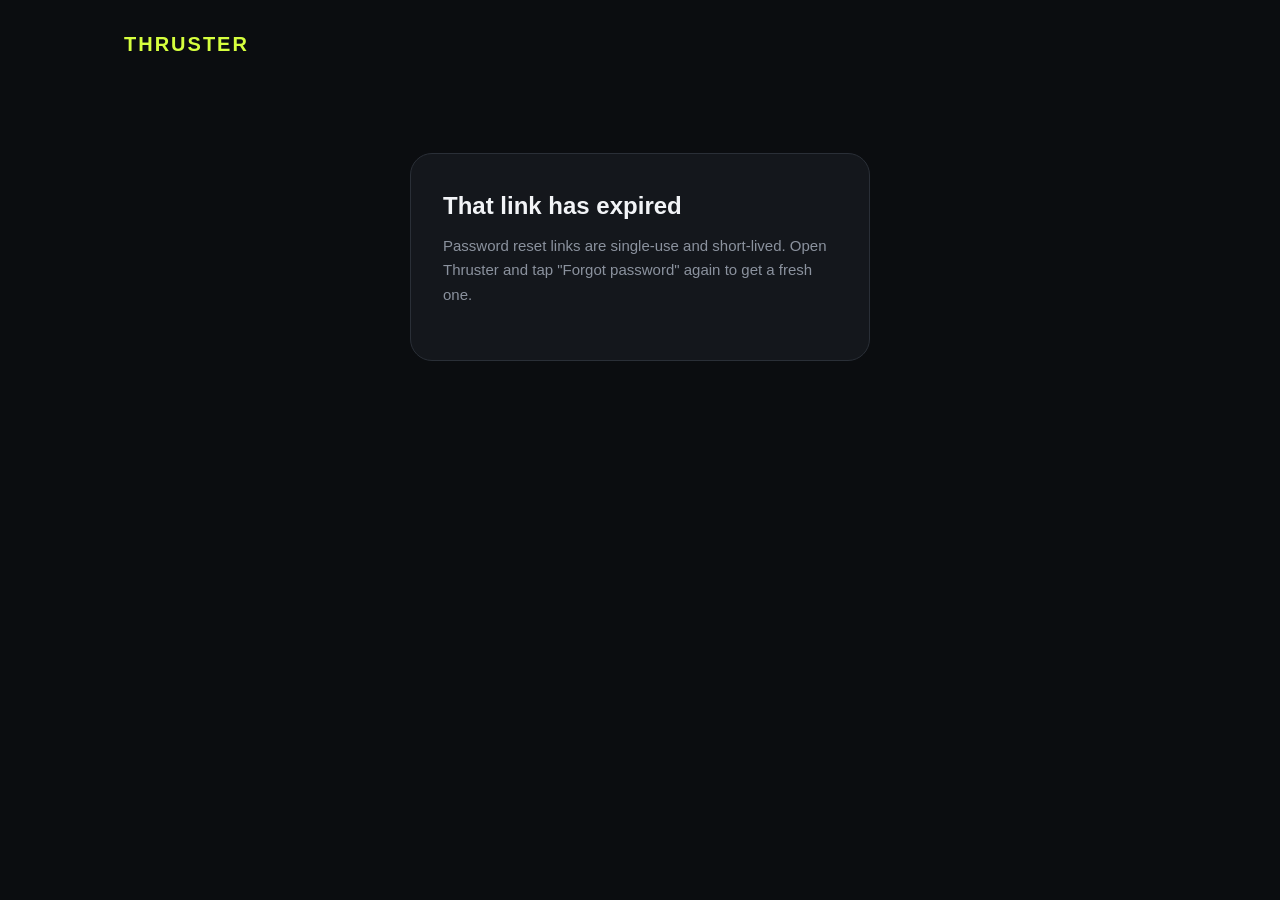
<file: auth-callback.html>
<!doctype html>
<html lang="en">
<head>
<meta charset="utf-8">
<meta name="viewport" content="width=device-width, initial-scale=1">
<title>Reset your Thruster password</title>
<meta name="robots" content="noindex">
<link rel="icon" href="/favicon.ico" sizes="any">
<link rel="icon" type="image/png" sizes="32x32" href="/favicon-32.png">
<link rel="apple-touch-icon" href="/apple-touch-icon.png">
<link rel="stylesheet" href="/style.css">
</head>
<body>
<header><div class="wrap"><a class="logo" href="/">THRUSTER</a></div></header>

<main class="wrap">
  <div class="card">
    <div id="loading">
      <h1>One moment…</h1>
      <p>Checking your link.</p>
    </div>

    <form id="reset" hidden>
      <h1>Choose a new password</h1>
      <p>At least 8 characters.</p>
      <input type="password" id="password" placeholder="New password" autocomplete="new-password" minlength="8" required>
      <input type="password" id="confirm" placeholder="Repeat it" autocomplete="new-password" minlength="8" required>
      <button type="submit" id="submit">Set password</button>
      <div class="status" id="status"></div>
    </form>

    <div id="confirmed" hidden>
      <h1>Email confirmed</h1>
      <p>You can close this tab and sign in on your phone.</p>
    </div>

    <div id="expired" hidden>
      <h1>That link has expired</h1>
      <p>
        Password reset links are single-use and short-lived. Open Thruster and tap
        "Forgot password" again to get a fresh one.
      </p>
    </div>
  </div>
</main>

<script>
// Supabase project. Both values are PUBLIC by design — the publishable key can
// only ever act as the signed-in user, and the same pair ships inside the apps.
//
// KEEP IN SYNC with the connect-src directive in vercel.json. If the project ref
// changes here and not there, the browser blocks this request with no visible
// error and password recovery fails silently.
const CFG = {
  url: "https://hgpzwxsynzorhlpjliow.supabase.co",
  key: "eyJhbGciOiJIUzI1NiIsInR5cCI6IkpXVCJ9.eyJpc3MiOiJzdXBhYmFzZSIsInJlZiI6ImhncHp3eHN5bnpvcmhscGpsaW93Iiwicm9sZSI6ImFub24iLCJpYXQiOjE3ODY0NTg4MzUsImV4cCI6MjEwMjAzNDgzNX0.XwjWGaQnpGIAKMvqbIBvYLvcJ32alYuUQI1JCf9UC5k",
};

// The token arrives in the URL FRAGMENT, which browsers never send to a server —
// so the host serving this page never sees it. That is the entire reason this
// flow is a static page rather than a server endpoint.
const params = new URLSearchParams(location.hash.slice(1));
const accessToken = params.get("access_token");
const type = params.get("type");

const show = (id) => {
  for (const el of ["loading", "reset", "confirmed", "expired"]) {
    document.getElementById(el).hidden = el !== id;
  }
};

if (!accessToken) {
  // No fragment at all: either the link expired, or somebody opened this page
  // directly. Same message either way — we cannot tell them apart, and guessing
  // would be worse than the honest one.
  show("expired");
} else if (type === "signup" || type === "email_change") {
  show("confirmed");
} else {
  show("reset");
}

document.getElementById("reset").addEventListener("submit", async (event) => {
  // The whole point of this handler: without preventDefault the form navigates
  // and the password ends up in a URL. form-action 'self' in the CSP is the
  // backstop if this script ever fails to attach.
  event.preventDefault();

  const status = document.getElementById("status");
  const button = document.getElementById("submit");
  const password = document.getElementById("password").value;
  const confirm = document.getElementById("confirm").value;

  if (password !== confirm) {
    status.className = "status error";
    status.textContent = "Those don't match.";
    return;
  }

  button.disabled = true;
  status.className = "status";
  status.textContent = "Saving…";

  try {
    const response = await fetch(CFG.url + "/auth/v1/user", {
      method: "PUT",
      headers: {
        "Content-Type": "application/json",
        apikey: CFG.key,
        Authorization: "Bearer " + accessToken,
      },
      body: JSON.stringify({ password }),
    });
    if (!response.ok) {
      const body = await response.json().catch(() => ({}));
      throw new Error(body.msg || body.error_description || "That didn't work.");
    }
    status.className = "status ok";
    status.textContent = "Done. Sign in on your phone with the new password.";
    button.hidden = true;
  } catch (error) {
    status.className = "status error";
    status.textContent = error.message;
    button.disabled = false;
  }
});
</script>
</body>
</html>
</file>
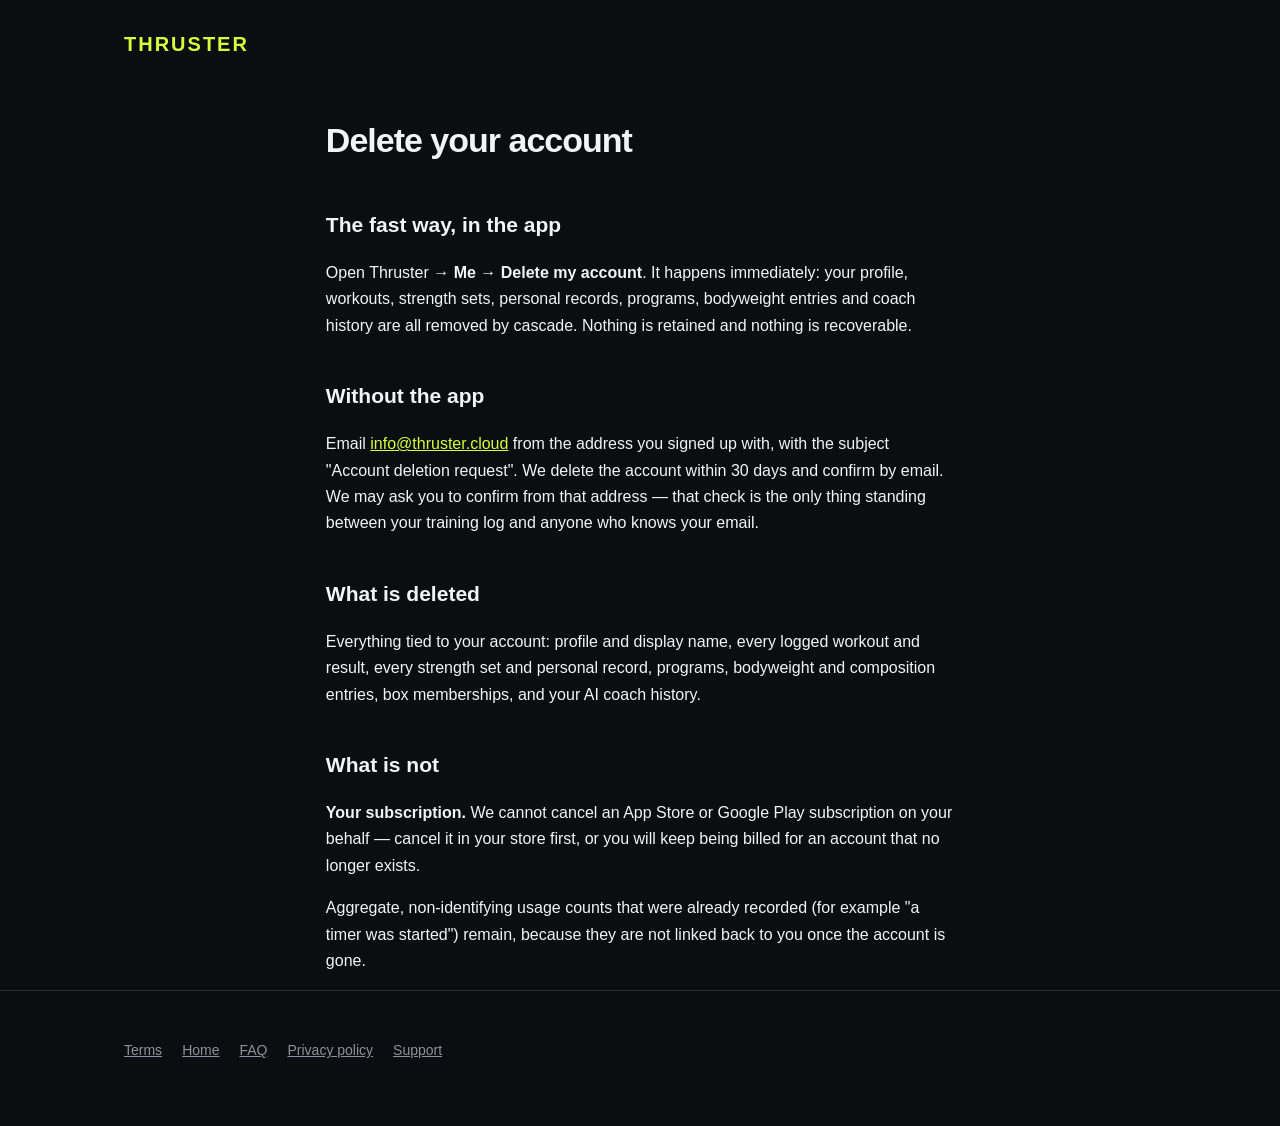
<file: delete-account.html>
<!doctype html>
<html lang="en">
<head>
<meta charset="utf-8">
<meta name="viewport" content="width=device-width, initial-scale=1">
<title>Delete your Thruster account</title>
<meta name="robots" content="noindex">
<link rel="icon" href="/favicon.ico" sizes="any">
<link rel="icon" type="image/png" sizes="32x32" href="/favicon-32.png">
<link rel="apple-touch-icon" href="/apple-touch-icon.png">
<link rel="stylesheet" href="/style.css">
</head>
<body>
<header><div class="wrap"><a class="logo" href="/">THRUSTER</a></div></header>
<main class="wrap legal">
  <h1>Delete your account</h1>

  <h2>The fast way, in the app</h2>
  <p>
    Open Thruster → <strong>Me</strong> → <strong>Delete my account</strong>. It
    happens immediately: your profile, workouts, strength sets, personal records,
    programs, bodyweight entries and coach history are all removed by cascade.
    Nothing is retained and nothing is recoverable.
  </p>

  <h2>Without the app</h2>
  <p>
    Email <a href="mailto:info@thruster.cloud?subject=Account%20deletion%20request">info@thruster.cloud</a>
    from the address you signed up with, with the subject "Account deletion
    request". We delete the account within 30 days and confirm by email. We may
    ask you to confirm from that address — that check is the only thing standing
    between your training log and anyone who knows your email.
  </p>

  <h2>What is deleted</h2>
  <p>
    Everything tied to your account: profile and display name, every logged
    workout and result, every strength set and personal record, programs,
    bodyweight and composition entries, box memberships, and your AI coach
    history.
  </p>

  <h2>What is not</h2>
  <p>
    <strong>Your subscription.</strong> We cannot cancel an App Store or Google
    Play subscription on your behalf — cancel it in your store first, or you will
    keep being billed for an account that no longer exists.
  </p>
  <p>
    Aggregate, non-identifying usage counts that were already recorded (for
    example "a timer was started") remain, because they are not linked back to you
    once the account is gone.
  </p>
</main>
<footer><div class="wrap"><a href="/terms">Terms</a><a href="/">Home</a><a href="/faq">FAQ</a><a href="/privacy">Privacy policy</a><a href="/support">Support</a></div></footer>
</body>
</html>
</file>
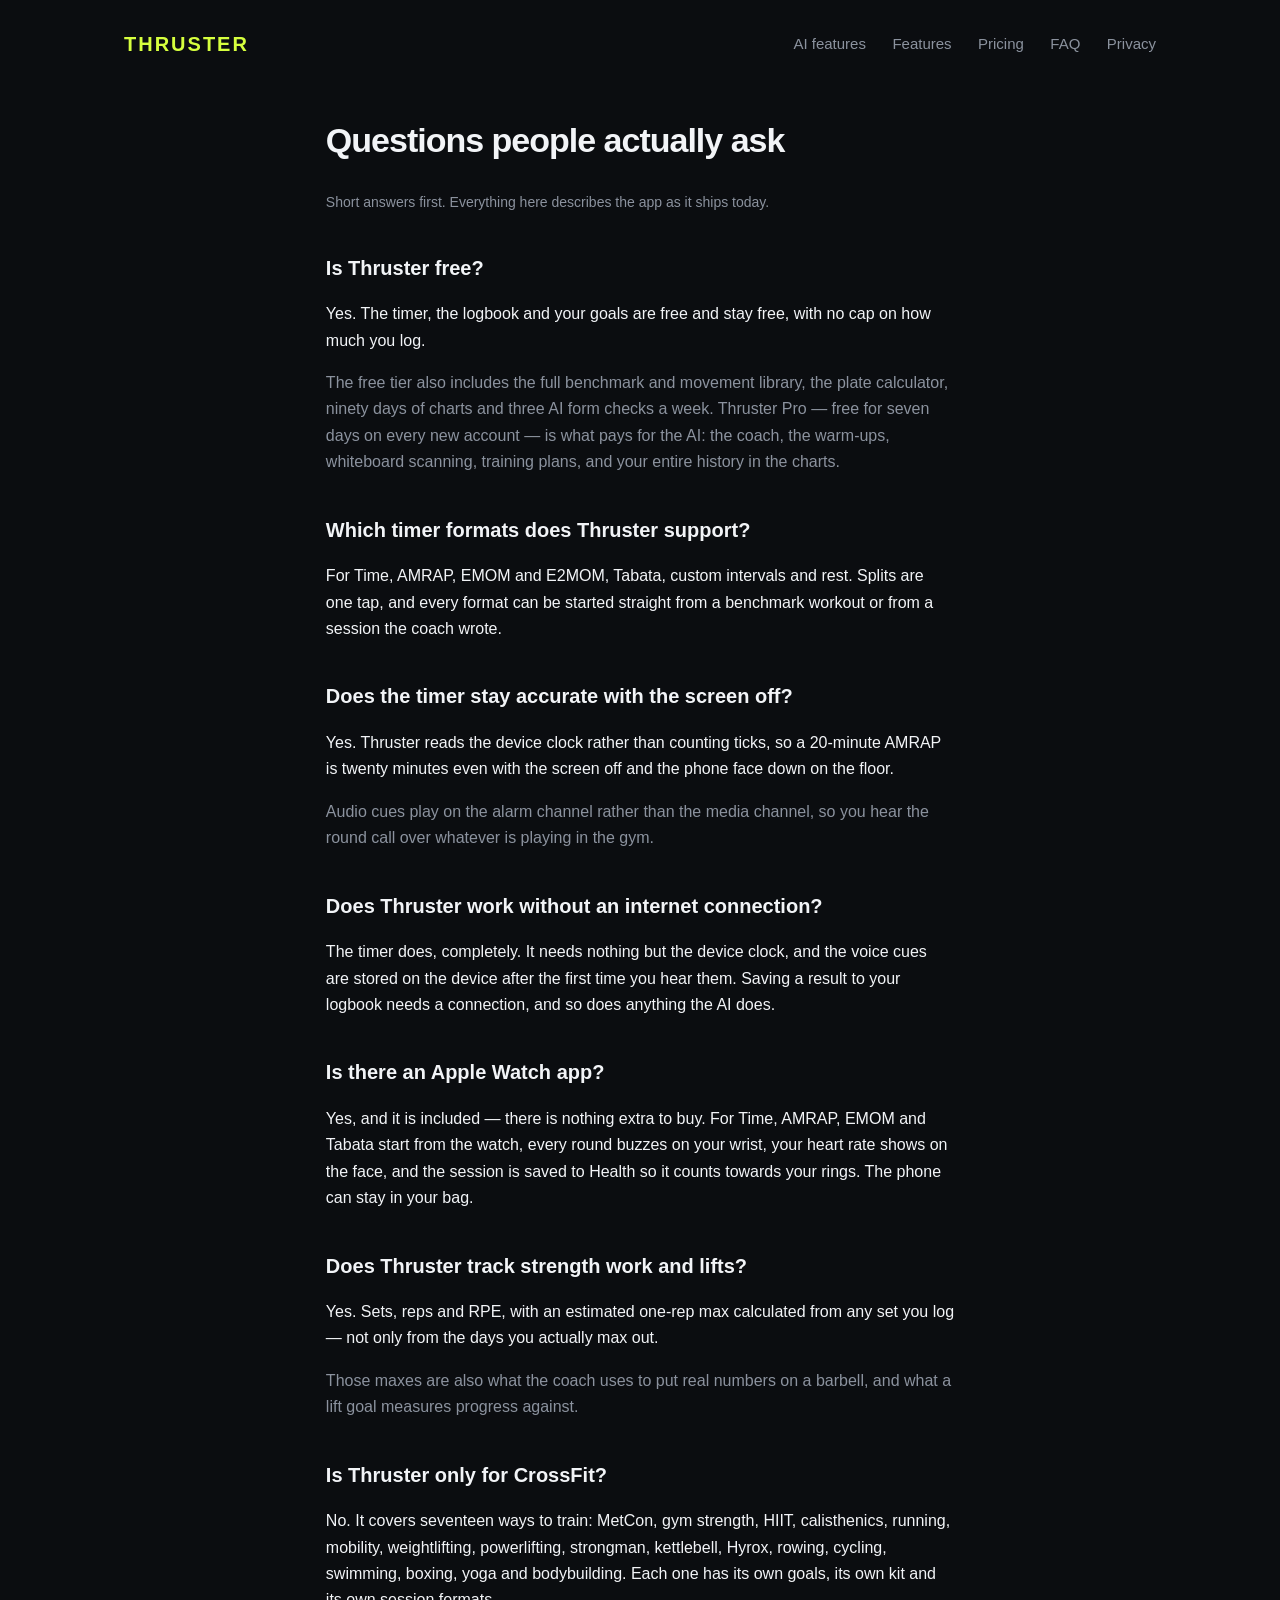
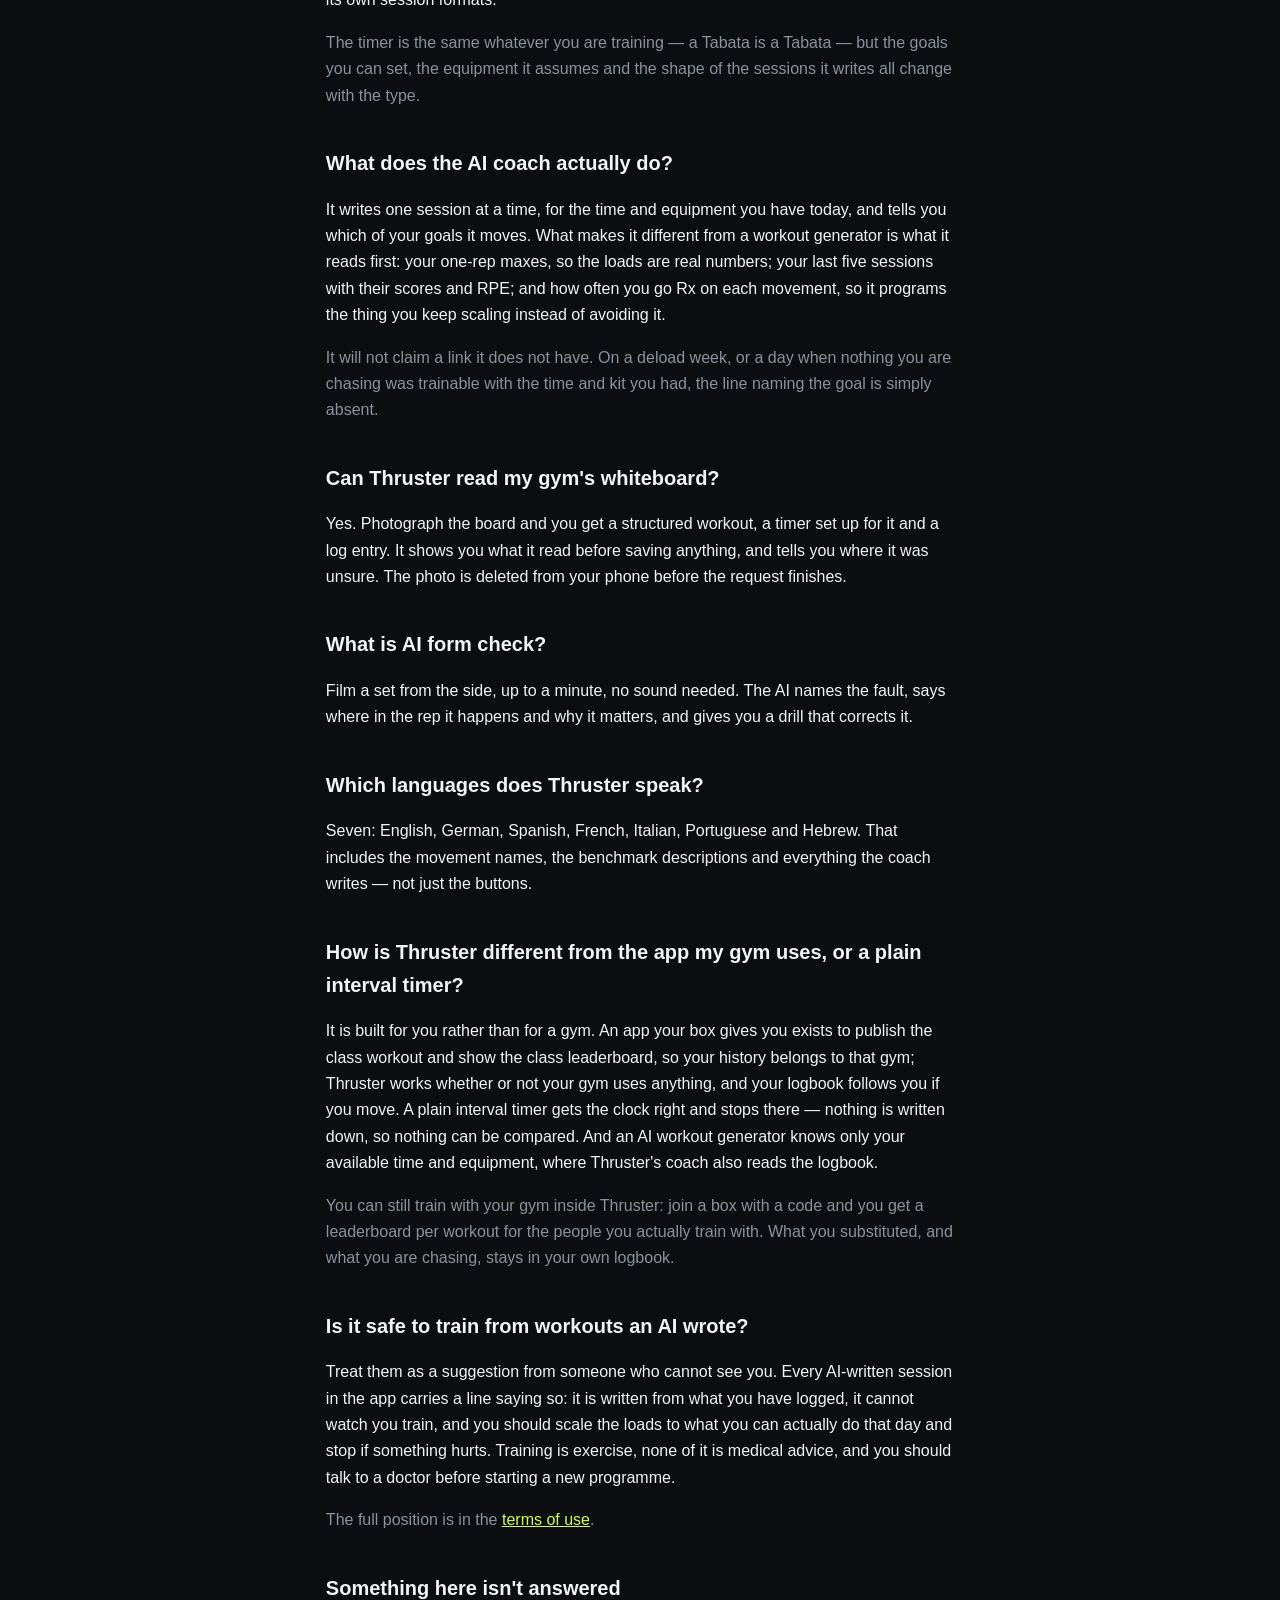
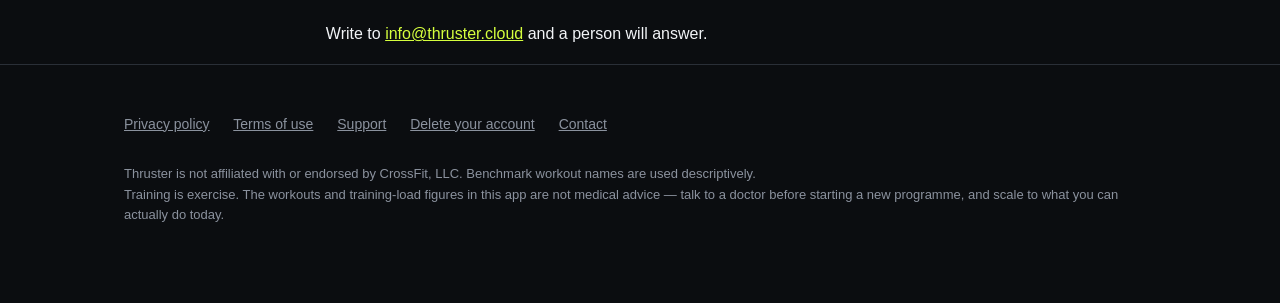
<file: faq.html>
<!doctype html>
<html lang="en">
<head>
<meta charset="utf-8">
<meta name="viewport" content="width=device-width, initial-scale=1">
<title>Thruster FAQ — is it free, which timers, does it work on Apple Watch</title>
<meta name="description" content="Straight answers about Thruster: what the free tier includes, which timer formats it runs, whether it works offline and on Apple Watch, what the AI coach actually reads, and how it differs from a gym app or a plain interval timer.">
<link rel="canonical" href="https://thruster.cloud/faq">
<meta property="og:title" content="Thruster FAQ">
<meta property="og:description" content="Is it free? Which timer formats? Does it work on Apple Watch, or without a connection? What does the AI coach actually do? Answers, in one page.">
<meta property="og:type" content="website">
<meta property="og:url" content="https://thruster.cloud/faq">
<meta property="og:image" content="https://thruster.cloud/og.png">
<meta name="twitter:card" content="summary_large_image">
<link rel="icon" href="/favicon.ico" sizes="any">
<link rel="icon" type="image/png" sizes="32x32" href="/favicon-32.png">
<link rel="apple-touch-icon" href="/apple-touch-icon.png">
<link rel="stylesheet" href="/style.css">

<!-- FAQPage structured data. Every question and answer below is also on the page
     in the same words: schema that does not match what a reader sees is worth
     nothing and is treated as spam. When an answer changes, change it in BOTH
     places. -->
<script type="application/ld+json">
{
  "@context": "https://schema.org",
  "@type": "FAQPage",
  "url": "https://thruster.cloud/faq",
  "mainEntity": [
    {
      "@type": "Question",
      "name": "Is Thruster free?",
      "acceptedAnswer": {
        "@type": "Answer",
        "text": "Yes. The timer, the logbook and your goals are free and stay free, with no cap on how much you log."
      }
    },
    {
      "@type": "Question",
      "name": "Which timer formats does Thruster support?",
      "acceptedAnswer": {
        "@type": "Answer",
        "text": "For Time, AMRAP, EMOM and E2MOM, Tabata, custom intervals and rest. Splits are one tap, and every format can be started straight from a benchmark workout or from a session the coach wrote."
      }
    },
    {
      "@type": "Question",
      "name": "Does the timer stay accurate with the screen off?",
      "acceptedAnswer": {
        "@type": "Answer",
        "text": "Yes. Thruster reads the device clock rather than counting ticks, so a 20-minute AMRAP is twenty minutes even with the screen off and the phone face down on the floor."
      }
    },
    {
      "@type": "Question",
      "name": "Does Thruster work without an internet connection?",
      "acceptedAnswer": {
        "@type": "Answer",
        "text": "The timer does, completely. It needs nothing but the device clock, and the voice cues are stored on the device after the first time you hear them. Saving a result to your logbook needs a connection, and so does anything the AI does."
      }
    },
    {
      "@type": "Question",
      "name": "Is there an Apple Watch app?",
      "acceptedAnswer": {
        "@type": "Answer",
        "text": "Yes, and it is included — there is nothing extra to buy. For Time, AMRAP, EMOM and Tabata start from the watch, every round buzzes on your wrist, your heart rate shows on the face, and the session is saved to Health so it counts towards your rings. The phone can stay in your bag."
      }
    },
    {
      "@type": "Question",
      "name": "Does Thruster track strength work and lifts?",
      "acceptedAnswer": {
        "@type": "Answer",
        "text": "Yes. Sets, reps and RPE, with an estimated one-rep max calculated from any set you log — not only from the days you actually max out."
      }
    },
    {
      "@type": "Question",
      "name": "Is Thruster only for CrossFit?",
      "acceptedAnswer": {
        "@type": "Answer",
        "text": "No. It covers seventeen ways to train: MetCon, gym strength, HIIT, calisthenics, running, mobility, weightlifting, powerlifting, strongman, kettlebell, Hyrox, rowing, cycling, swimming, boxing, yoga and bodybuilding. Each one has its own goals, its own kit and its own session formats."
      }
    },
    {
      "@type": "Question",
      "name": "What does the AI coach actually do?",
      "acceptedAnswer": {
        "@type": "Answer",
        "text": "It writes one session at a time, for the time and equipment you have today, and tells you which of your goals it moves. What makes it different from a workout generator is what it reads first: your one-rep maxes, so the loads are real numbers; your last five sessions with their scores and RPE; and how often you go Rx on each movement, so it programs the thing you keep scaling instead of avoiding it."
      }
    },
    {
      "@type": "Question",
      "name": "Can Thruster read my gym's whiteboard?",
      "acceptedAnswer": {
        "@type": "Answer",
        "text": "Yes. Photograph the board and you get a structured workout, a timer set up for it and a log entry. It shows you what it read before saving anything, and tells you where it was unsure. The photo is deleted from your phone before the request finishes."
      }
    },
    {
      "@type": "Question",
      "name": "What is AI form check?",
      "acceptedAnswer": {
        "@type": "Answer",
        "text": "Film a set from the side, up to a minute, no sound needed. The AI names the fault, says where in the rep it happens and why it matters, and gives you a drill that corrects it."
      }
    },
    {
      "@type": "Question",
      "name": "Which languages does Thruster speak?",
      "acceptedAnswer": {
        "@type": "Answer",
        "text": "Seven: English, German, Spanish, French, Italian, Portuguese and Hebrew. That includes the movement names, the benchmark descriptions and everything the coach writes — not just the buttons."
      }
    },
    {
      "@type": "Question",
      "name": "How is Thruster different from the app my gym uses, or a plain interval timer?",
      "acceptedAnswer": {
        "@type": "Answer",
        "text": "It is built for you rather than for a gym. An app your box gives you exists to publish the class workout and show the class leaderboard, so your history belongs to that gym; Thruster works whether or not your gym uses anything, and your logbook follows you if you move. A plain interval timer gets the clock right and stops there — nothing is written down, so nothing can be compared. And an AI workout generator knows only your available time and equipment, where Thruster's coach also reads the logbook."
      }
    },
    {
      "@type": "Question",
      "name": "Is it safe to train from workouts an AI wrote?",
      "acceptedAnswer": {
        "@type": "Answer",
        "text": "Treat them as a suggestion from someone who cannot see you. Every AI-written session in the app carries a line saying so: it is written from what you have logged, it cannot watch you train, and you should scale the loads to what you can actually do that day and stop if something hurts. Training is exercise, none of it is medical advice, and you should talk to a doctor before starting a new programme."
      }
    }
  ]
}
</script>
</head>
<body>

<header>
  <div class="wrap">
    <a class="logo" href="/">THRUSTER</a>
    <nav>
      <a href="/#ai">AI features</a>
      <a href="/#features">Features</a>
      <a href="/#pricing">Pricing</a>
      <a href="/faq">FAQ</a>
      <a href="/privacy">Privacy</a>
    </nav>
  </div>
</header>

<main>
  <div class="wrap legal faq">
    <h1>Questions people actually ask</h1>
    <p class="effective">Short answers first. Everything here describes the app as it ships today.</p>

    <h2>Is Thruster free?</h2>
    <p class="answer">Yes. The timer, the logbook and your goals are free and stay free, with no cap on how much you log.</p>
    <p>
      The free tier also includes the full benchmark and movement library, the plate
      calculator, ninety days of charts and three AI form checks a week. Thruster Pro —
      free for seven days on every new account — is what pays for the AI: the coach, the
      warm-ups, whiteboard scanning, training plans, and your entire history in the charts.
    </p>

    <h2>Which timer formats does Thruster support?</h2>
    <p class="answer">For Time, AMRAP, EMOM and E2MOM, Tabata, custom intervals and rest. Splits are one tap, and every format can be started straight from a benchmark workout or from a session the coach wrote.</p>

    <h2>Does the timer stay accurate with the screen off?</h2>
    <p class="answer">Yes. Thruster reads the device clock rather than counting ticks, so a 20-minute AMRAP is twenty minutes even with the screen off and the phone face down on the floor.</p>
    <p>
      Audio cues play on the alarm channel rather than the media channel, so you hear the
      round call over whatever is playing in the gym.
    </p>

    <h2>Does Thruster work without an internet connection?</h2>
    <p class="answer">The timer does, completely. It needs nothing but the device clock, and the voice cues are stored on the device after the first time you hear them. Saving a result to your logbook needs a connection, and so does anything the AI does.</p>

    <h2>Is there an Apple Watch app?</h2>
    <p class="answer">Yes, and it is included — there is nothing extra to buy. For Time, AMRAP, EMOM and Tabata start from the watch, every round buzzes on your wrist, your heart rate shows on the face, and the session is saved to Health so it counts towards your rings. The phone can stay in your bag.</p>

    <h2>Does Thruster track strength work and lifts?</h2>
    <p class="answer">Yes. Sets, reps and RPE, with an estimated one-rep max calculated from any set you log — not only from the days you actually max out.</p>
    <p>
      Those maxes are also what the coach uses to put real numbers on a barbell, and what
      a lift goal measures progress against.
    </p>

    <h2>Is Thruster only for CrossFit?</h2>
    <p class="answer">No. It covers seventeen ways to train: MetCon, gym strength, HIIT, calisthenics, running, mobility, weightlifting, powerlifting, strongman, kettlebell, Hyrox, rowing, cycling, swimming, boxing, yoga and bodybuilding. Each one has its own goals, its own kit and its own session formats.</p>
    <p>
      The timer is the same whatever you are training — a Tabata is a Tabata — but the
      goals you can set, the equipment it assumes and the shape of the sessions it writes
      all change with the type.
    </p>

    <h2>What does the AI coach actually do?</h2>
    <p class="answer">It writes one session at a time, for the time and equipment you have today, and tells you which of your goals it moves. What makes it different from a workout generator is what it reads first: your one-rep maxes, so the loads are real numbers; your last five sessions with their scores and RPE; and how often you go Rx on each movement, so it programs the thing you keep scaling instead of avoiding it.</p>
    <p>
      It will not claim a link it does not have. On a deload week, or a day when nothing
      you are chasing was trainable with the time and kit you had, the line naming the
      goal is simply absent.
    </p>

    <h2>Can Thruster read my gym's whiteboard?</h2>
    <p class="answer">Yes. Photograph the board and you get a structured workout, a timer set up for it and a log entry. It shows you what it read before saving anything, and tells you where it was unsure. The photo is deleted from your phone before the request finishes.</p>

    <h2>What is AI form check?</h2>
    <p class="answer">Film a set from the side, up to a minute, no sound needed. The AI names the fault, says where in the rep it happens and why it matters, and gives you a drill that corrects it.</p>

    <h2>Which languages does Thruster speak?</h2>
    <p class="answer">Seven: English, German, Spanish, French, Italian, Portuguese and Hebrew. That includes the movement names, the benchmark descriptions and everything the coach writes — not just the buttons.</p>

    <h2>How is Thruster different from the app my gym uses, or a plain interval timer?</h2>
    <p class="answer">It is built for you rather than for a gym. An app your box gives you exists to publish the class workout and show the class leaderboard, so your history belongs to that gym; Thruster works whether or not your gym uses anything, and your logbook follows you if you move. A plain interval timer gets the clock right and stops there — nothing is written down, so nothing can be compared. And an AI workout generator knows only your available time and equipment, where Thruster's coach also reads the logbook.</p>
    <p>
      You can still train with your gym inside Thruster: join a box with a code and you get
      a leaderboard per workout for the people you actually train with. What you
      substituted, and what you are chasing, stays in your own logbook.
    </p>

    <h2>Is it safe to train from workouts an AI wrote?</h2>
    <p class="answer">Treat them as a suggestion from someone who cannot see you. Every AI-written session in the app carries a line saying so: it is written from what you have logged, it cannot watch you train, and you should scale the loads to what you can actually do that day and stop if something hurts. Training is exercise, none of it is medical advice, and you should talk to a doctor before starting a new programme.</p>
    <p>
      The full position is in the <a href="/terms">terms of use</a>.
    </p>

    <h2>Something here isn't answered</h2>
    <p class="answer">Write to <a href="mailto:info@thruster.cloud">info@thruster.cloud</a> and a person will answer.</p>
  </div>
</main>

<footer>
  <div class="wrap">
    <a href="/privacy">Privacy policy</a>
    <a href="/terms">Terms of use</a>
    <a href="/support">Support</a>
    <a href="/delete-account">Delete your account</a>
    <a href="mailto:info@thruster.cloud">Contact</a>
    <p class="disclaimer">
      Thruster is not affiliated with or endorsed by CrossFit, LLC. Benchmark workout
      names are used descriptively.<br>
      Training is exercise. The workouts and training-load figures in this app are
      not medical advice — talk to a doctor before starting a new programme, and
      scale to what you can actually do today.
    </p>
  </div>
</footer>

</body>
</html>
</file>
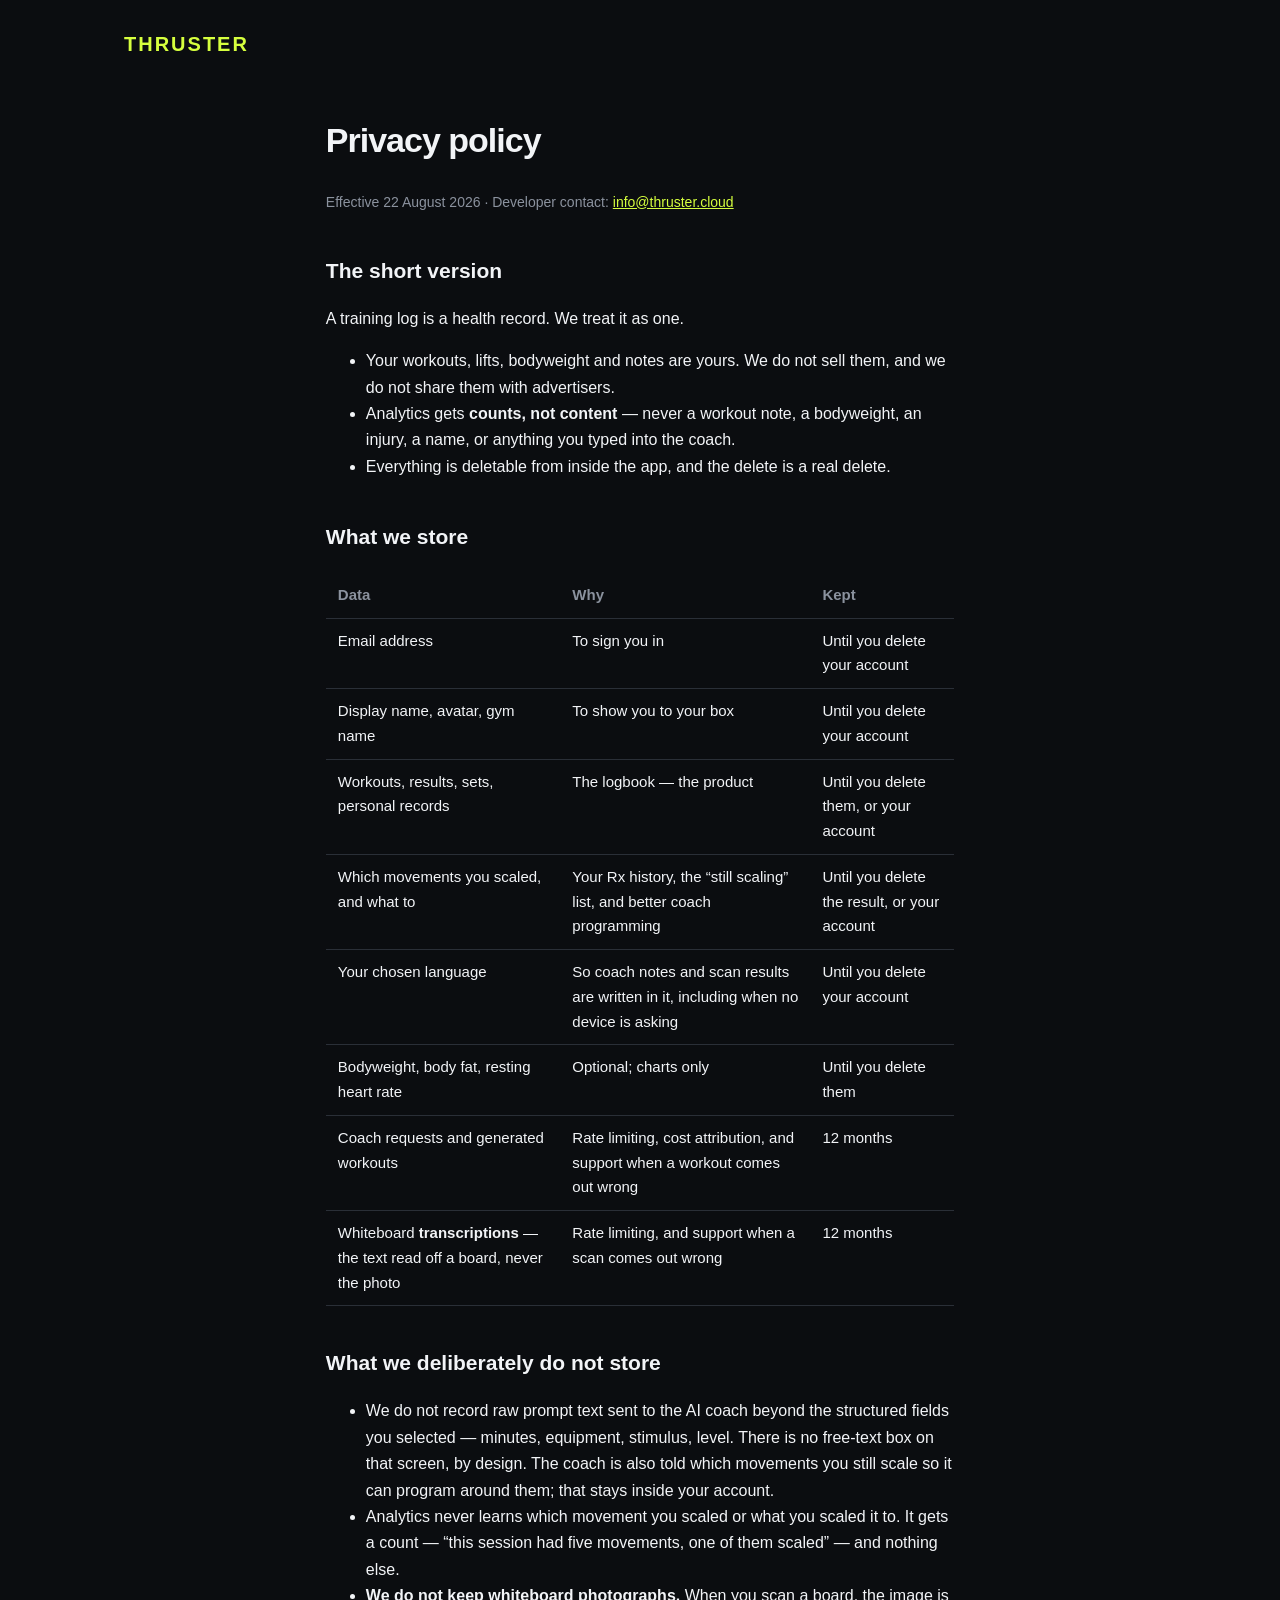
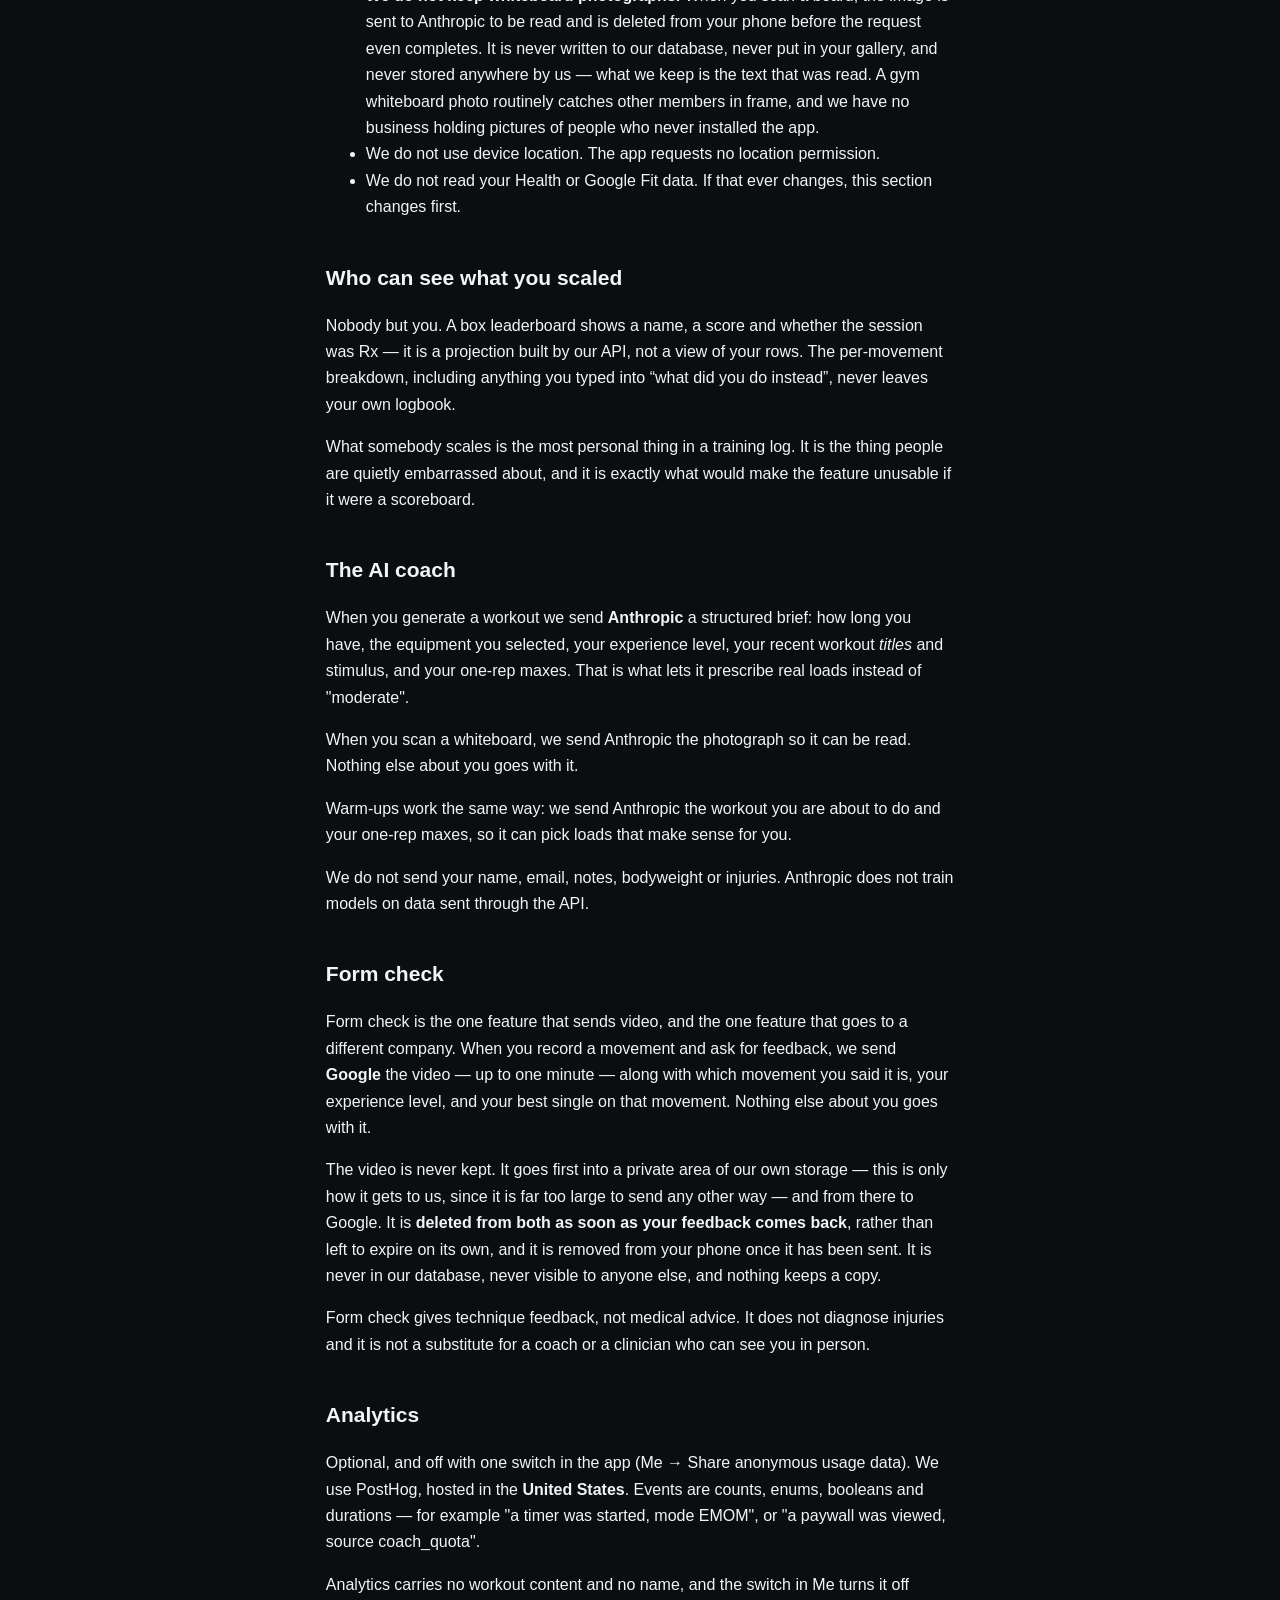
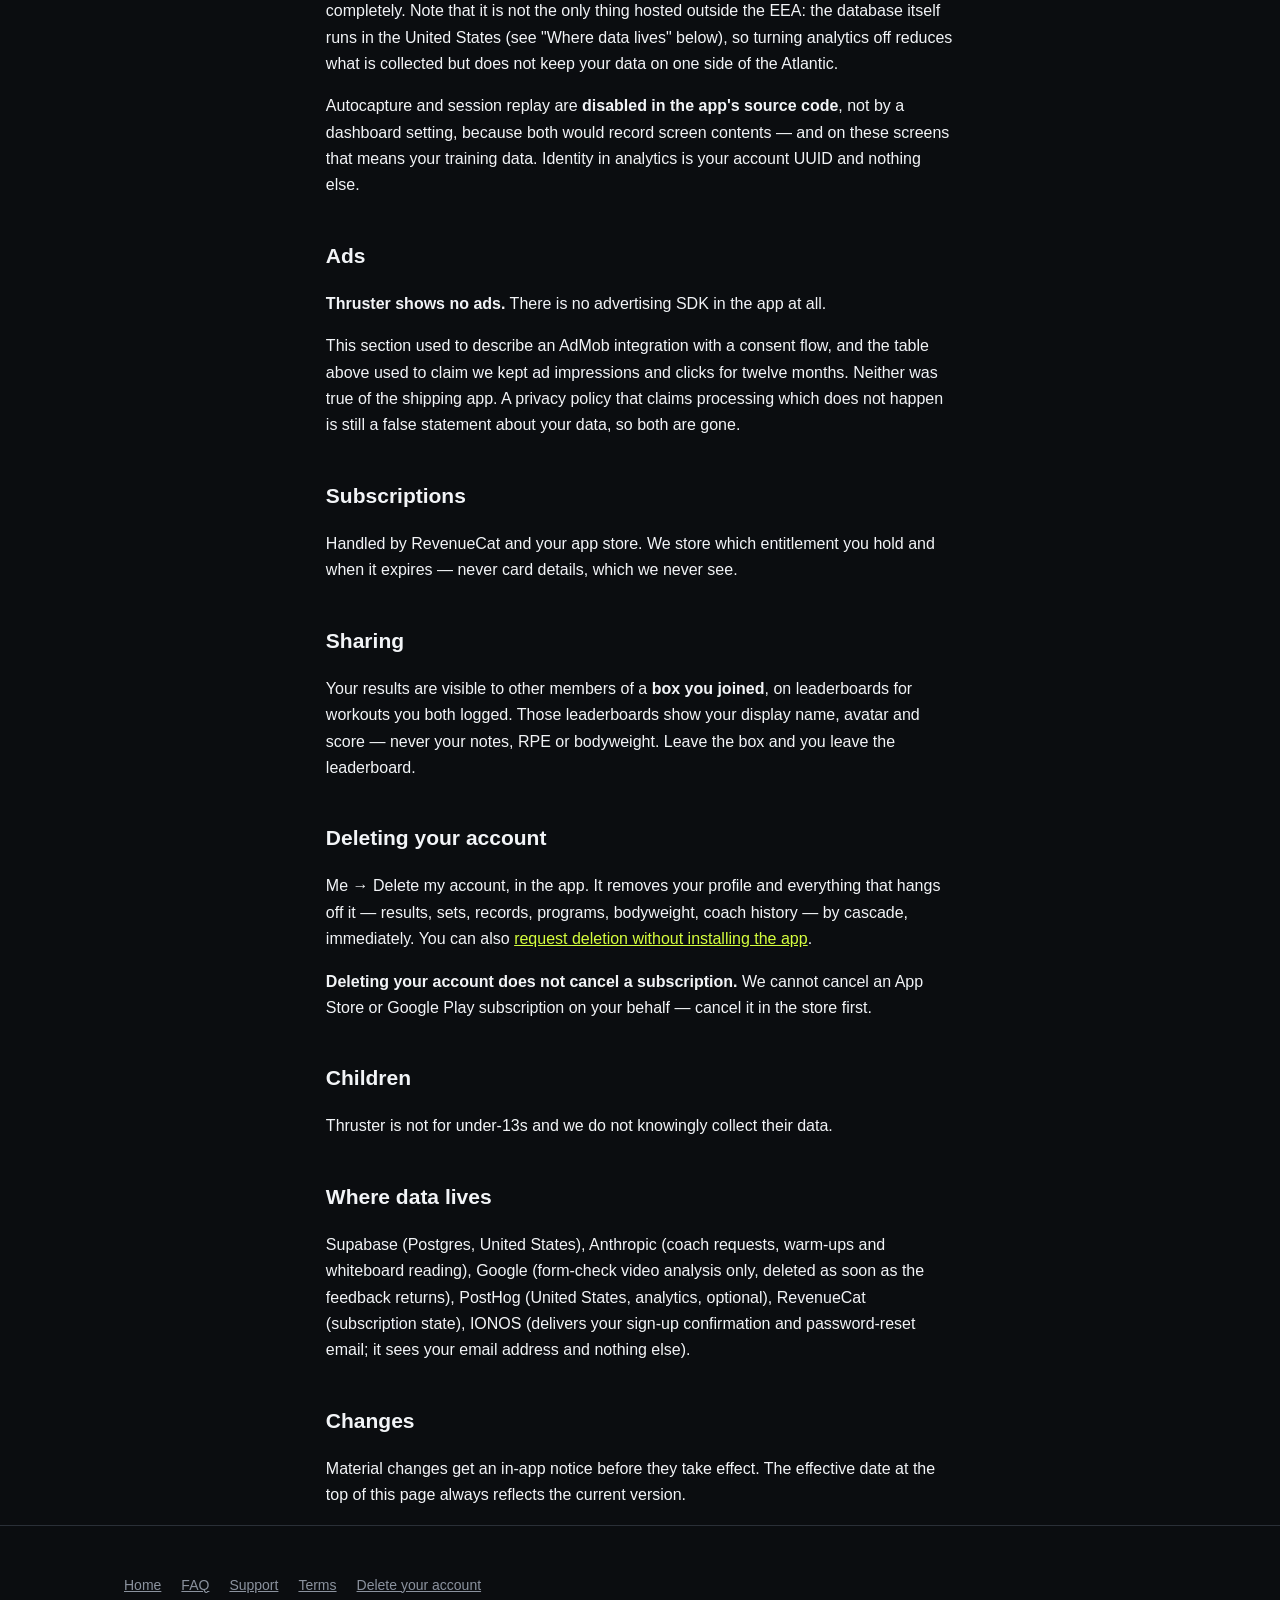
<file: privacy.html>
<!doctype html>
<html lang="en">
<head>
<meta charset="utf-8">
<meta name="viewport" content="width=device-width, initial-scale=1">
<title>Privacy policy — Thruster</title>
<meta name="description" content="What Thruster stores, what it never stores, and how to delete all of it.">
<link rel="canonical" href="https://thruster.cloud/privacy">
<meta property="og:title" content="Privacy policy — Thruster">
<meta property="og:description" content="What Thruster stores, what it never stores, and how to delete all of it.">
<meta property="og:type" content="website">
<meta property="og:url" content="https://thruster.cloud/privacy">
<meta property="og:image" content="https://thruster.cloud/og.png">
<meta property="og:image:width" content="1200">
<meta property="og:image:height" content="630">
<meta name="twitter:card" content="summary_large_image">
<link rel="icon" href="/favicon.ico" sizes="any">
<link rel="icon" type="image/png" sizes="32x32" href="/favicon-32.png">
<link rel="apple-touch-icon" href="/apple-touch-icon.png">
<link rel="stylesheet" href="/style.css">
</head>
<body>
<header><div class="wrap"><a class="logo" href="/">THRUSTER</a></div></header>
<main class="wrap legal">
  <h1>Privacy policy</h1>
  <p class="effective">Effective 22 August 2026 · Developer contact: <a href="mailto:info@thruster.cloud">info@thruster.cloud</a></p>

  <h2>The short version</h2>
  <p>A training log is a health record. We treat it as one.</p>
  <ul>
    <li>Your workouts, lifts, bodyweight and notes are yours. We do not sell them, and we do not share them with advertisers.</li>
    <li>Analytics gets <strong>counts, not content</strong> — never a workout note, a bodyweight, an injury, a name, or anything you typed into the coach.</li>
    <li>Everything is deletable from inside the app, and the delete is a real delete.</li>
  </ul>

  <h2>What we store</h2>
  <table>
    <tr><th>Data</th><th>Why</th><th>Kept</th></tr>
    <tr><td>Email address</td><td>To sign you in</td><td>Until you delete your account</td></tr>
    <tr><td>Display name, avatar, gym name</td><td>To show you to your box</td><td>Until you delete your account</td></tr>
    <tr><td>Workouts, results, sets, personal records</td><td>The logbook — the product</td><td>Until you delete them, or your account</td></tr>
    <tr><td>Which movements you scaled, and what to</td><td>Your Rx history, the “still scaling” list, and better coach programming</td><td>Until you delete the result, or your account</td></tr>
    <tr><td>Your chosen language</td><td>So coach notes and scan results are written in it, including when no device is asking</td><td>Until you delete your account</td></tr>
    <tr><td>Bodyweight, body fat, resting heart rate</td><td>Optional; charts only</td><td>Until you delete them</td></tr>
    <tr><td>Coach requests and generated workouts</td><td>Rate limiting, cost attribution, and support when a workout comes out wrong</td><td>12 months</td></tr>
    <tr><td>Whiteboard <strong>transcriptions</strong> — the text read off a board, never the photo</td><td>Rate limiting, and support when a scan comes out wrong</td><td>12 months</td></tr>
  </table>

  <h2>What we deliberately do not store</h2>
  <ul>
    <li>We do not record raw prompt text sent to the AI coach beyond the structured fields you selected — minutes, equipment, stimulus, level. There is no free-text box on that screen, by design. The coach is also told which movements you still scale so it can program around them; that stays inside your account.</li>
    <li>Analytics never learns which movement you scaled or what you scaled it to. It gets a count — “this session had five movements, one of them scaled” — and nothing else.</li>
    <li>
      <strong>We do not keep whiteboard photographs.</strong> When you scan a board, the
      image is sent to Anthropic to be read and is deleted from your phone before the
      request even completes. It is never written to our database, never put in your
      gallery, and never stored anywhere by us — what we keep is the text that was read.
      A gym whiteboard photo routinely catches other members in frame, and we have no
      business holding pictures of people who never installed the app.
    </li>
    <li>We do not use device location. The app requests no location permission.</li>
    <li>We do not read your Health or Google Fit data. If that ever changes, this section changes first.</li>
  </ul>

  <h2>Who can see what you scaled</h2>
  <p>
    Nobody but you. A box leaderboard shows a name, a score and whether the session was
    Rx — it is a projection built by our API, not a view of your rows. The per-movement
    breakdown, including anything you typed into “what did you do instead”, never leaves
    your own logbook.
  </p>
  <p>
    What somebody scales is the most personal thing in a training log. It is the thing
    people are quietly embarrassed about, and it is exactly what would make the feature
    unusable if it were a scoreboard.
  </p>

  <h2>The AI coach</h2>
  <p>
    When you generate a workout we send <strong>Anthropic</strong> a structured brief:
    how long you have, the equipment you selected, your experience level, your recent
    workout <em>titles</em> and stimulus, and your one-rep maxes. That is what lets it
    prescribe real loads instead of "moderate".
  </p>
  <p>
    When you scan a whiteboard, we send Anthropic the photograph so it can be read.
    Nothing else about you goes with it.
  </p>
  <p>
    Warm-ups work the same way: we send Anthropic the workout you are about to do and
    your one-rep maxes, so it can pick loads that make sense for you.
  </p>
  <p>
    We do not send your name, email, notes, bodyweight or injuries. Anthropic does not
    train models on data sent through the API.
  </p>

  <h2>Form check</h2>
  <p>
    Form check is the one feature that sends video, and the one feature that goes to a
    different company. When you record a movement and ask for feedback, we send
    <strong>Google</strong> the video &mdash; up to one minute &mdash; along with which
    movement you said it is, your experience level, and your best single on that
    movement. Nothing else about you goes with it.
  </p>
  <p>
    The video is never kept. It goes first into a private area of our own storage — this
    is only how it gets to us, since it is far too large to send any other way — and from
    there to Google. It is <strong>deleted from both as soon as your feedback comes
    back</strong>, rather than left to expire on its own, and it is removed from your
    phone once it has been sent. It is never in our database, never visible to anyone
    else, and nothing keeps a copy.
  </p>
  <p>
    Form check gives technique feedback, not medical advice. It does not diagnose
    injuries and it is not a substitute for a coach or a clinician who can see you in
    person.
  </p>

  <h2>Analytics</h2>
  <p>
    Optional, and off with one switch in the app (Me → Share anonymous usage data).
    We use PostHog, hosted in the <strong>United States</strong>. Events are counts, enums,
    booleans and durations — for example "a timer was started, mode EMOM", or "a paywall
    was viewed, source coach_quota".
  </p>
  <p>
    Analytics carries no workout content and no name, and the switch in Me turns it off
    completely. Note that it is not the only thing hosted outside the EEA: the database
    itself runs in the United States (see "Where data lives" below), so turning analytics
    off reduces what is collected but does not keep your data on one side of the
    Atlantic.
  </p>
  <p>
    Autocapture and session replay are <strong>disabled in the app's source code</strong>,
    not by a dashboard setting, because both would record screen contents — and on these
    screens that means your training data. Identity in analytics is your account UUID
    and nothing else.
  </p>

  <h2>Ads</h2>
  <p>
    <strong>Thruster shows no ads.</strong> There is no advertising SDK in the app at all.
  </p>
  <p>
    This section used to describe an AdMob integration with a consent flow, and the table
    above used to claim we kept ad impressions and clicks for twelve months. Neither was
    true of the shipping app. A privacy policy that claims processing which does not
    happen is still a false statement about your data, so both are gone.
  </p>

  <h2>Subscriptions</h2>
  <p>
    Handled by RevenueCat and your app store. We store which entitlement you hold and
    when it expires — never card details, which we never see.
  </p>

  <h2>Sharing</h2>
  <p>
    Your results are visible to other members of a <strong>box you joined</strong>, on
    leaderboards for workouts you both logged. Those leaderboards show your display
    name, avatar and score — never your notes, RPE or bodyweight. Leave the box and you
    leave the leaderboard.
  </p>

  <h2>Deleting your account</h2>
  <p>
    Me → Delete my account, in the app. It removes your profile and everything that
    hangs off it — results, sets, records, programs, bodyweight, coach history — by
    cascade, immediately. You can also
    <a href="/delete-account">request deletion without installing the app</a>.
  </p>
  <p>
    <strong>Deleting your account does not cancel a subscription.</strong> We cannot
    cancel an App Store or Google Play subscription on your behalf — cancel it in the
    store first.
  </p>

  <h2>Children</h2>
  <p>Thruster is not for under-13s and we do not knowingly collect their data.</p>

  <h2>Where data lives</h2>
  <p>
    Supabase (Postgres, United States), Anthropic (coach requests, warm-ups and whiteboard
    reading), Google (form-check video analysis only, deleted as soon as the feedback
    returns), PostHog (United States, analytics, optional), RevenueCat (subscription
    state), IONOS (delivers your sign-up confirmation and password-reset email; it sees
    your email address and nothing else).
  </p>

  <h2>Changes</h2>
  <p>
    Material changes get an in-app notice before they take effect. The effective date at
    the top of this page always reflects the current version.
  </p>
</main>
<footer><div class="wrap"><a href="/">Home</a><a href="/faq">FAQ</a><a href="/support">Support</a><a href="/terms">Terms</a><a href="/delete-account">Delete your account</a></div></footer>
</body>
</html>
</file>
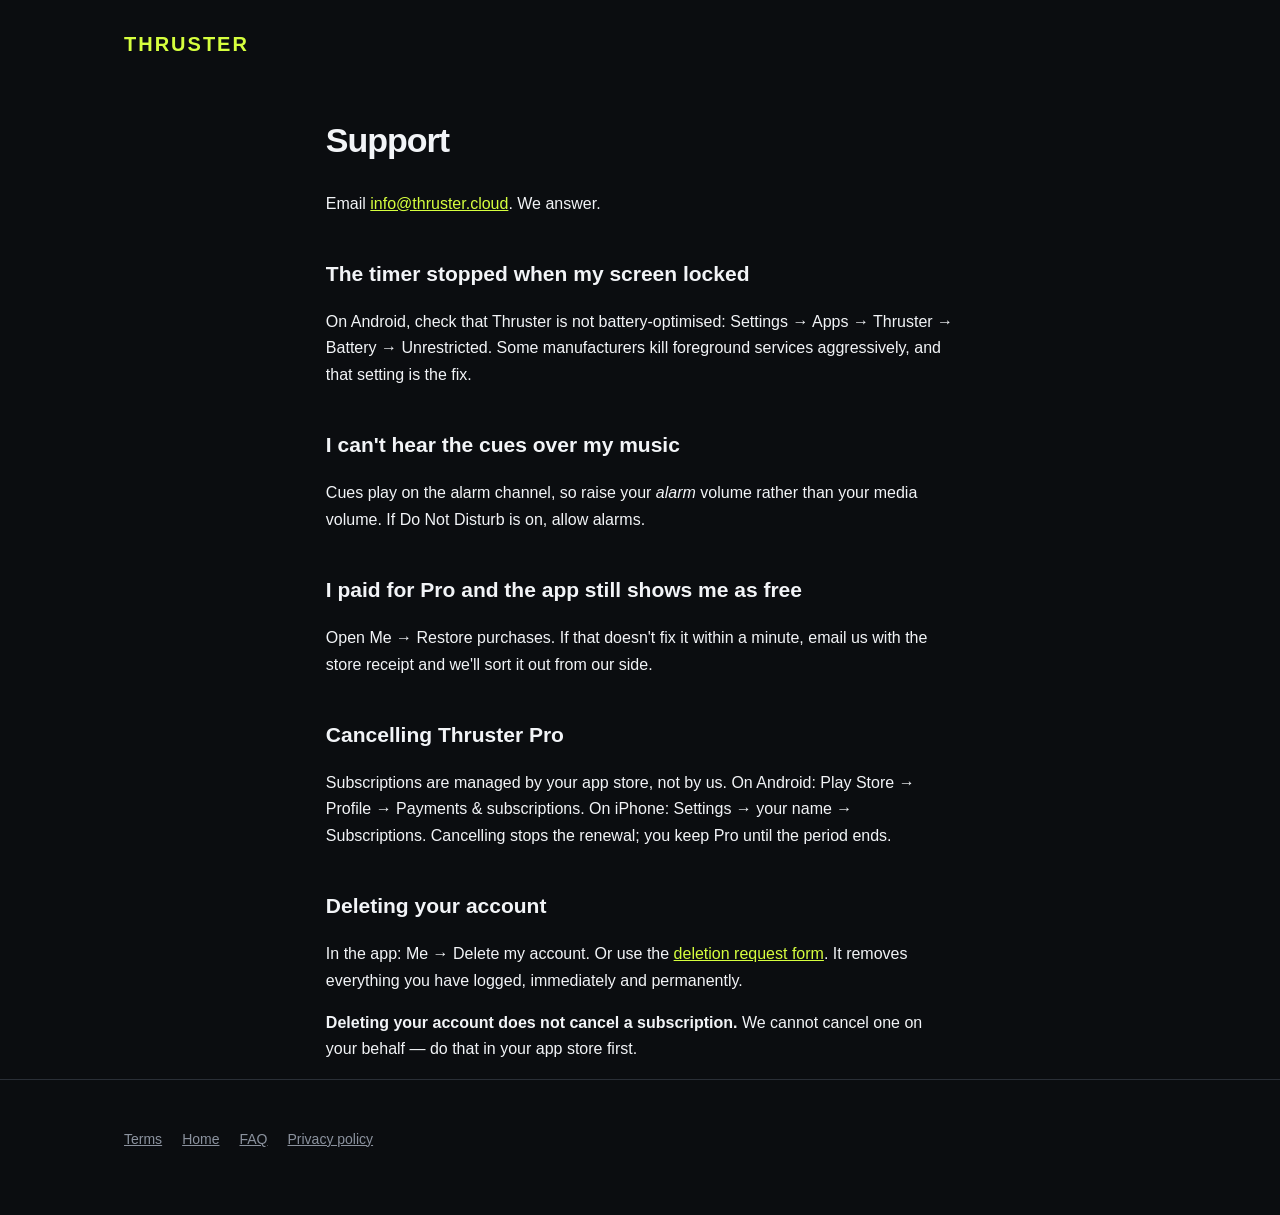
<file: support.html>
<!doctype html>
<html lang="en">
<head>
<meta charset="utf-8">
<meta name="viewport" content="width=device-width, initial-scale=1">
<title>Support — Thruster</title>
<meta name="description" content="Help with Thruster: contact, subscriptions, account deletion.">
<link rel="canonical" href="https://thruster.cloud/support">
<meta property="og:title" content="Support — Thruster">
<meta property="og:description" content="Help with Thruster: contact, subscriptions, account deletion.">
<meta property="og:type" content="website">
<meta property="og:url" content="https://thruster.cloud/support">
<meta property="og:image" content="https://thruster.cloud/og.png">
<meta property="og:image:width" content="1200">
<meta property="og:image:height" content="630">
<meta name="twitter:card" content="summary_large_image">
<link rel="icon" href="/favicon.ico" sizes="any">
<link rel="icon" type="image/png" sizes="32x32" href="/favicon-32.png">
<link rel="apple-touch-icon" href="/apple-touch-icon.png">
<link rel="stylesheet" href="/style.css">
</head>
<body>
<header><div class="wrap"><a class="logo" href="/">THRUSTER</a></div></header>
<main class="wrap legal">
  <h1>Support</h1>
  <p>Email <a href="mailto:info@thruster.cloud">info@thruster.cloud</a>. We answer.</p>

  <h2>The timer stopped when my screen locked</h2>
  <p>
    On Android, check that Thruster is not battery-optimised: Settings → Apps →
    Thruster → Battery → Unrestricted. Some manufacturers kill foreground services
    aggressively, and that setting is the fix.
  </p>

  <h2>I can't hear the cues over my music</h2>
  <p>
    Cues play on the alarm channel, so raise your <em>alarm</em> volume rather
    than your media volume. If Do Not Disturb is on, allow alarms.
  </p>

  <h2>I paid for Pro and the app still shows me as free</h2>
  <p>
    Open Me → Restore purchases. If that doesn't fix it within a minute, email us
    with the store receipt and we'll sort it out from our side.
  </p>

  <h2>Cancelling Thruster Pro</h2>
  <p>
    Subscriptions are managed by your app store, not by us. On Android: Play Store
    → Profile → Payments &amp; subscriptions. On iPhone: Settings → your name →
    Subscriptions. Cancelling stops the renewal; you keep Pro until the period ends.
  </p>

  <h2>Deleting your account</h2>
  <p>
    In the app: Me → Delete my account. Or use the
    <a href="/delete-account">deletion request form</a>. It removes everything you
    have logged, immediately and permanently.
  </p>
  <p>
    <strong>Deleting your account does not cancel a subscription.</strong> We
    cannot cancel one on your behalf — do that in your app store first.
  </p>
</main>
<footer><div class="wrap"><a href="/terms">Terms</a><a href="/">Home</a><a href="/faq">FAQ</a><a href="/privacy">Privacy policy</a></div></footer>
</body>
</html>
</file>
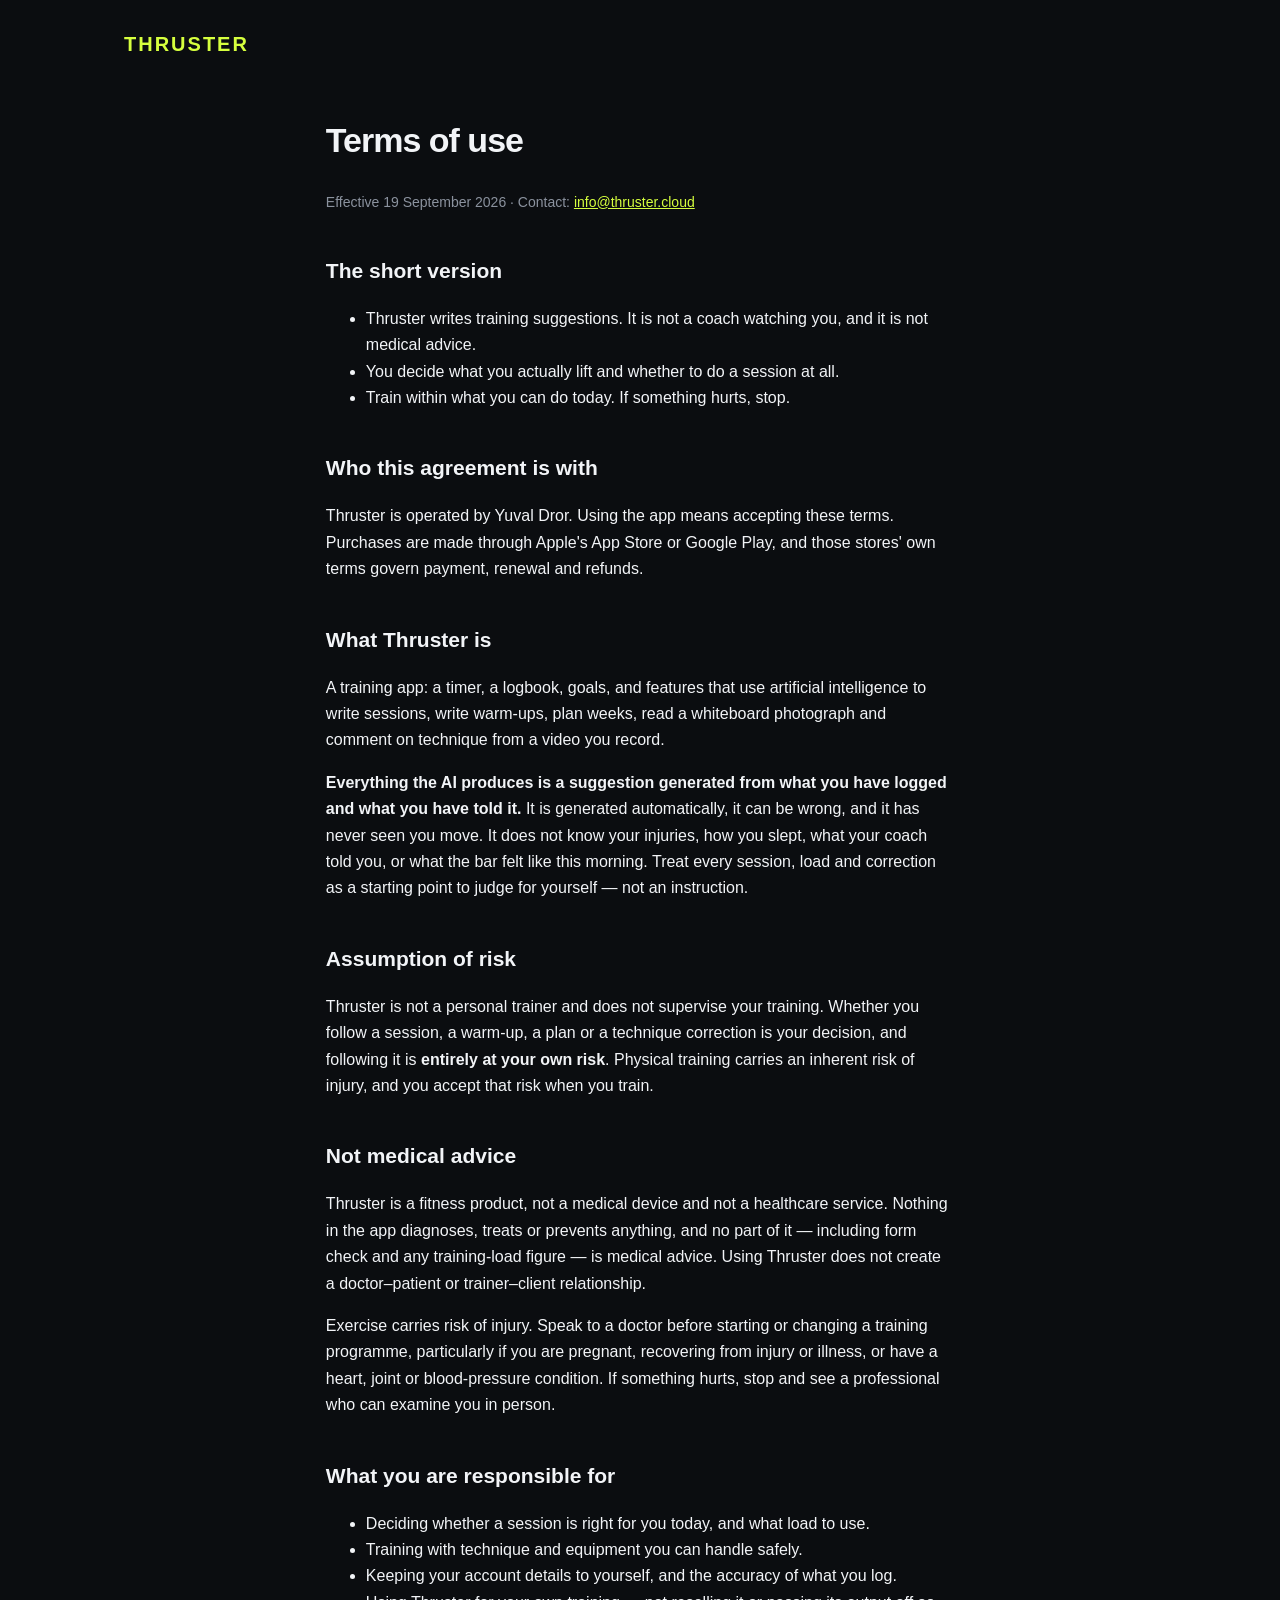
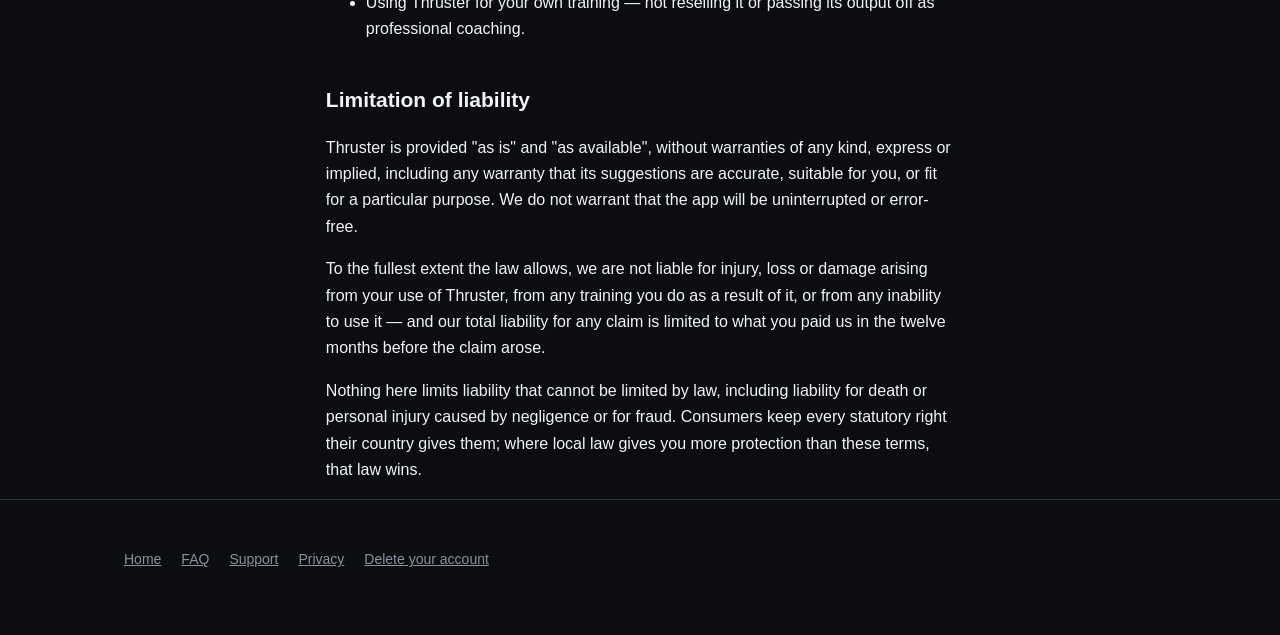
<file: terms.html>
<!doctype html>
<html lang="en">
<head>
<meta charset="utf-8">
<meta name="viewport" content="width=device-width, initial-scale=1">
<title>Terms of use — Thruster</title>
<meta name="description" content="The agreement between you and Thruster: what the app does, what it cannot do, and what you are responsible for.">
<link rel="canonical" href="https://thruster.cloud/terms">
<meta property="og:title" content="Terms of use — Thruster">
<meta property="og:description" content="The agreement between you and Thruster: what the app does, what it cannot do, and what you are responsible for.">
<meta property="og:type" content="website">
<meta property="og:url" content="https://thruster.cloud/terms">
<meta property="og:image" content="https://thruster.cloud/og.png">
<meta property="og:image:width" content="1200">
<meta property="og:image:height" content="630">
<meta name="twitter:card" content="summary_large_image">
<link rel="icon" href="/favicon.ico" sizes="any">
<link rel="icon" type="image/png" sizes="32x32" href="/favicon-32.png">
<link rel="apple-touch-icon" href="/apple-touch-icon.png">
<link rel="stylesheet" href="/style.css">
</head>
<body>
<header><div class="wrap"><a class="logo" href="/">THRUSTER</a></div></header>
<main class="wrap legal">
  <h1>Terms of use</h1>
  <p class="effective">Effective 19 September 2026 · Contact: <a href="mailto:info@thruster.cloud">info@thruster.cloud</a></p>

  <h2>The short version</h2>
  <ul>
    <li>Thruster writes training suggestions. It is not a coach watching you, and it is not medical advice.</li>
    <li>You decide what you actually lift and whether to do a session at all.</li>
    <li>Train within what you can do today. If something hurts, stop.</li>
  </ul>

  <h2>Who this agreement is with</h2>
  <p>
    Thruster is operated by Yuval Dror. Using the app means accepting these terms. Purchases
    are made through Apple's App Store or Google Play, and those stores' own terms govern
    payment, renewal and refunds.
  </p>

  <h2>What Thruster is</h2>
  <p>
    A training app: a timer, a logbook, goals, and features that use artificial intelligence
    to write sessions, write warm-ups, plan weeks, read a whiteboard photograph and comment
    on technique from a video you record.
  </p>
  <p>
    <strong>Everything the AI produces is a suggestion generated from what you have logged
    and what you have told it.</strong> It is generated automatically, it can be wrong, and
    it has never seen you move. It does not know your injuries, how you slept, what your
    coach told you, or what the bar felt like this morning. Treat every session, load and
    correction as a starting point to judge for yourself — not an instruction.
  </p>

  <h2>Assumption of risk</h2>
  <p>
    Thruster is not a personal trainer and does not supervise your training. Whether you
    follow a session, a warm-up, a plan or a technique correction is your decision, and
    following it is <strong>entirely at your own risk</strong>. Physical training carries an
    inherent risk of injury, and you accept that risk when you train.
  </p>

  <h2>Not medical advice</h2>
  <p>
    Thruster is a fitness product, not a medical device and not a healthcare service. Nothing
    in the app diagnoses, treats or prevents anything, and no part of it — including form
    check and any training-load figure — is medical advice. Using Thruster does not create a
    doctor–patient or trainer–client relationship.
  </p>
  <p>
    Exercise carries risk of injury. Speak to a doctor before starting or changing a training
    programme, particularly if you are pregnant, recovering from injury or illness, or have
    a heart, joint or blood-pressure condition. If something hurts, stop and see a
    professional who can examine you in person.
  </p>

  <h2>What you are responsible for</h2>
  <ul>
    <li>Deciding whether a session is right for you today, and what load to use.</li>
    <li>Training with technique and equipment you can handle safely.</li>
    <li>Keeping your account details to yourself, and the accuracy of what you log.</li>
    <li>Using Thruster for your own training — not reselling it or passing its output off as professional coaching.</li>
  </ul>

  <h2>Limitation of liability</h2>
  <p>
    Thruster is provided "as is" and "as available", without warranties of any kind, express
    or implied, including any warranty that its suggestions are accurate, suitable for you,
    or fit for a particular purpose. We do not warrant that the app will be uninterrupted or
    error-free.
  </p>
  <p>
    To the fullest extent the law allows, we are not liable for injury, loss or damage arising
    from your use of Thruster, from any training you do as a result of it, or from any
    inability to use it — and our total liability for any claim is limited to what you paid
    us in the twelve months before the claim arose.
  </p>
  <p>
    Nothing here limits liability that cannot be limited by law, including liability for death
    or personal injury caused by negligence or for fraud. Consumers keep every statutory right
    their country gives them; where local law gives you more protection than these terms, that
    law wins.
  </p>

</main>
<footer><div class="wrap"><a href="/">Home</a><a href="/faq">FAQ</a><a href="/support">Support</a><a href="/privacy">Privacy</a><a href="/delete-account">Delete your account</a></div></footer>
</body>
</html>
</file>
<file: style.css>
/* Thruster marketing site. Dark, like the app — the site and the product should
   look like the same thing, and the palette is lifted from ui/Brand.kt. */
:root {
  --ink: #0b0d10;
  --surface: #14171c;
  --surface-2: #1d2127;
  --outline: #2a2f37;
  --text: #f2f4f7;
  --muted: #8b929e;
  --lime: #d6ff3e;
  --orange: #ff6b2c;
  --cyan: #35d6e8;
  --max: 1080px;
}

* { box-sizing: border-box; }

body {
  margin: 0;
  background: var(--ink);
  color: var(--text);
  font: 16px/1.65 -apple-system, BlinkMacSystemFont, "Segoe UI", Roboto, Helvetica, Arial, sans-serif;
  -webkit-font-smoothing: antialiased;
}

a { color: var(--lime); }

.wrap { max-width: var(--max); margin: 0 auto; padding: 0 24px; }

header { padding: 28px 0; }
header .wrap { display: flex; align-items: center; justify-content: space-between; gap: 16px; }
.logo { font-weight: 900; letter-spacing: 2px; color: var(--lime); text-decoration: none; font-size: 20px; }
nav a { color: var(--muted); text-decoration: none; margin-left: 22px; font-size: 15px; }
nav a:hover { color: var(--text); }

.hero { padding: 56px 0 72px; }
.hero h1 {
  font-size: clamp(38px, 7vw, 66px);
  line-height: 1.05;
  margin: 0 0 18px;
  letter-spacing: -1.5px;
}
.hero p.lede { font-size: clamp(17px, 2.2vw, 21px); color: var(--muted); max-width: 62ch; margin: 0 0 32px; }

.cta { display: inline-flex; align-items: center; gap: 10px; padding: 15px 26px; border-radius: 16px;
       background: linear-gradient(100deg, var(--lime), var(--orange)); color: var(--ink);
       font-weight: 700; text-decoration: none; }
.cta.secondary { background: var(--surface-2); color: var(--text); }
.cta-row { display: flex; flex-wrap: wrap; gap: 12px; }
.note { color: var(--muted); font-size: 14px; margin-top: 18px; }

.pillars { display: grid; grid-template-columns: repeat(auto-fit, minmax(260px, 1fr)); gap: 18px; padding: 8px 0 64px; }
.pillar { background: var(--surface); border: 1px solid var(--outline); border-radius: 20px; padding: 24px; }
.pillar .icon { font-size: 26px; }
.pillar h3 { margin: 12px 0 8px; font-size: 18px; }
.pillar p { margin: 0; color: var(--muted); font-size: 15px; }

section { padding: 56px 0; border-top: 1px solid var(--outline); }
section h2 { font-size: clamp(26px, 4vw, 36px); margin: 0 0 8px; letter-spacing: -0.5px; }
section p.sub { color: var(--muted); margin: 0 0 32px; max-width: 62ch; }

.features { display: grid; grid-template-columns: repeat(auto-fit, minmax(240px, 1fr)); gap: 20px; }
.feature h4 { margin: 0 0 6px; font-size: 16px; }
.feature p { margin: 0; color: var(--muted); font-size: 15px; }

.plans { display: grid; grid-template-columns: repeat(auto-fit, minmax(280px, 1fr)); gap: 18px; }
.plan { background: var(--surface); border: 1px solid var(--outline); border-radius: 22px; padding: 28px; }
.plan.pro { border-color: var(--lime); }
.plan .price { font-size: 32px; font-weight: 800; margin: 6px 0 18px; }
.plan ul { margin: 0; padding-left: 20px; color: var(--muted); }
.plan li { margin-bottom: 8px; }

.whiteboard {
  background: var(--surface-2); border-radius: 18px; padding: 22px 24px;
  font-family: ui-monospace, SFMono-Regular, Menlo, monospace; white-space: pre-wrap;
  color: var(--text); font-size: 15px; line-height: 1.8; border: 1px solid var(--outline);
}

footer { padding: 48px 0 64px; border-top: 1px solid var(--outline); color: var(--muted); font-size: 14px; }
footer a { color: var(--muted); margin-right: 20px; }

.legal { max-width: 76ch; }
.legal h1 { font-size: 34px; letter-spacing: -1px; }
.legal h2 { font-size: 21px; margin-top: 40px; }
.legal table { width: 100%; border-collapse: collapse; margin: 18px 0; font-size: 15px; }
.legal th, .legal td { text-align: left; padding: 10px 12px; border-bottom: 1px solid var(--outline); vertical-align: top; }
.legal th { color: var(--muted); font-weight: 600; }
.legal .effective { color: var(--muted); font-size: 14px; }

.disclaimer { color: var(--muted); font-size: 13px; line-height: 1.6; margin-top: 28px; }

/* Forms — used by auth-callback and delete-account. */
.card { background: var(--surface); border: 1px solid var(--outline); border-radius: 22px; padding: 32px; max-width: 460px; margin: 64px auto; }
.card h1 { font-size: 24px; margin: 0 0 8px; }
.card p { color: var(--muted); margin: 0 0 20px; font-size: 15px; }
input[type="password"], input[type="email"], input[type="text"] {
  width: 100%; padding: 14px 16px; border-radius: 14px; border: 1px solid var(--outline);
  background: var(--surface-2); color: var(--text); font-size: 16px; margin-bottom: 12px;
}
button {
  width: 100%; padding: 15px; border: 0; border-radius: 14px; cursor: pointer;
  background: linear-gradient(100deg, var(--lime), var(--orange)); color: var(--ink);
  font-weight: 700; font-size: 16px;
}
button[disabled] { background: var(--surface-2); color: var(--muted); cursor: default; }
.status { margin-top: 16px; font-size: 15px; }
.status.error { color: var(--orange); }
.status.ok { color: var(--lime); }

/* FAQ — the question is the heading and the answer is the first sentence under
   it. That shape is for a person skimming for one fact, and it happens to be
   exactly what a search engine or an AI assistant can quote without mangling. */
.faq h2 { font-size: 20px; margin-top: 38px; }
.faq p { color: var(--muted); }
.faq p.answer { color: var(--text); }
</file>
